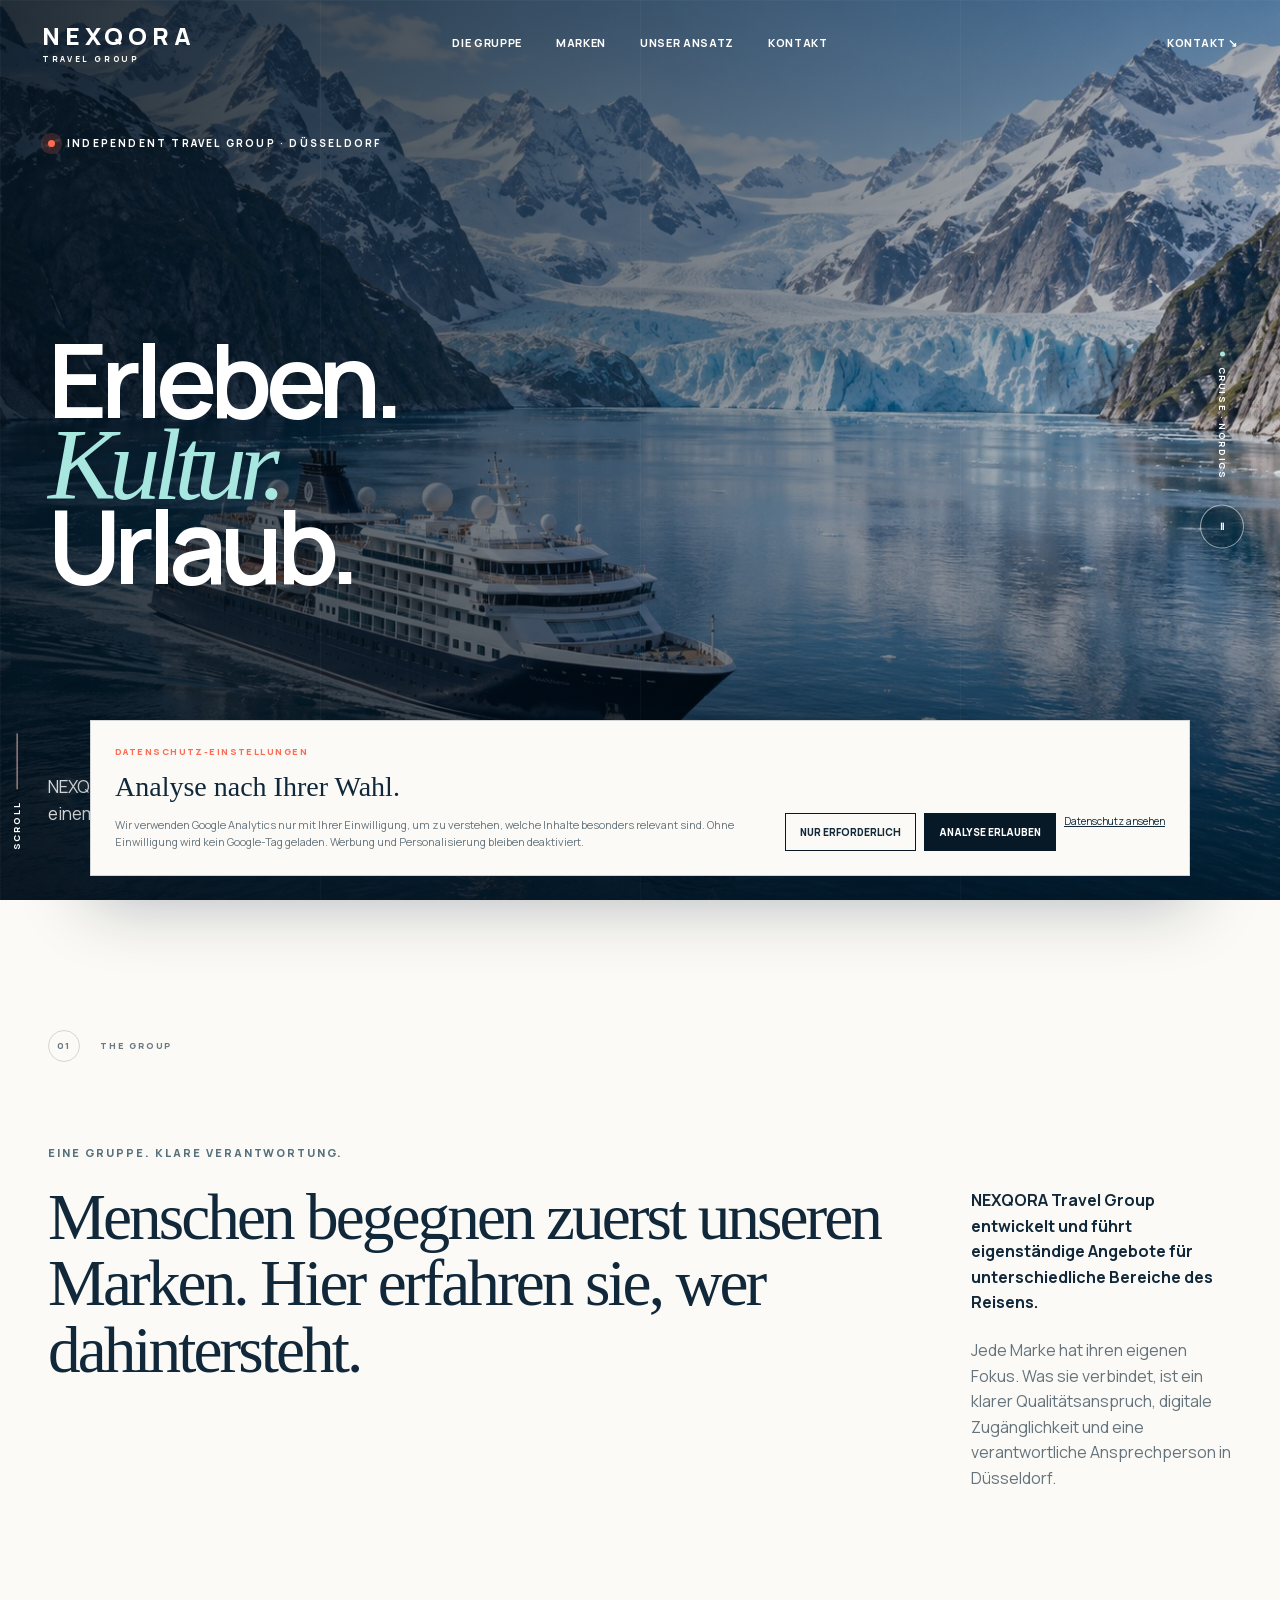
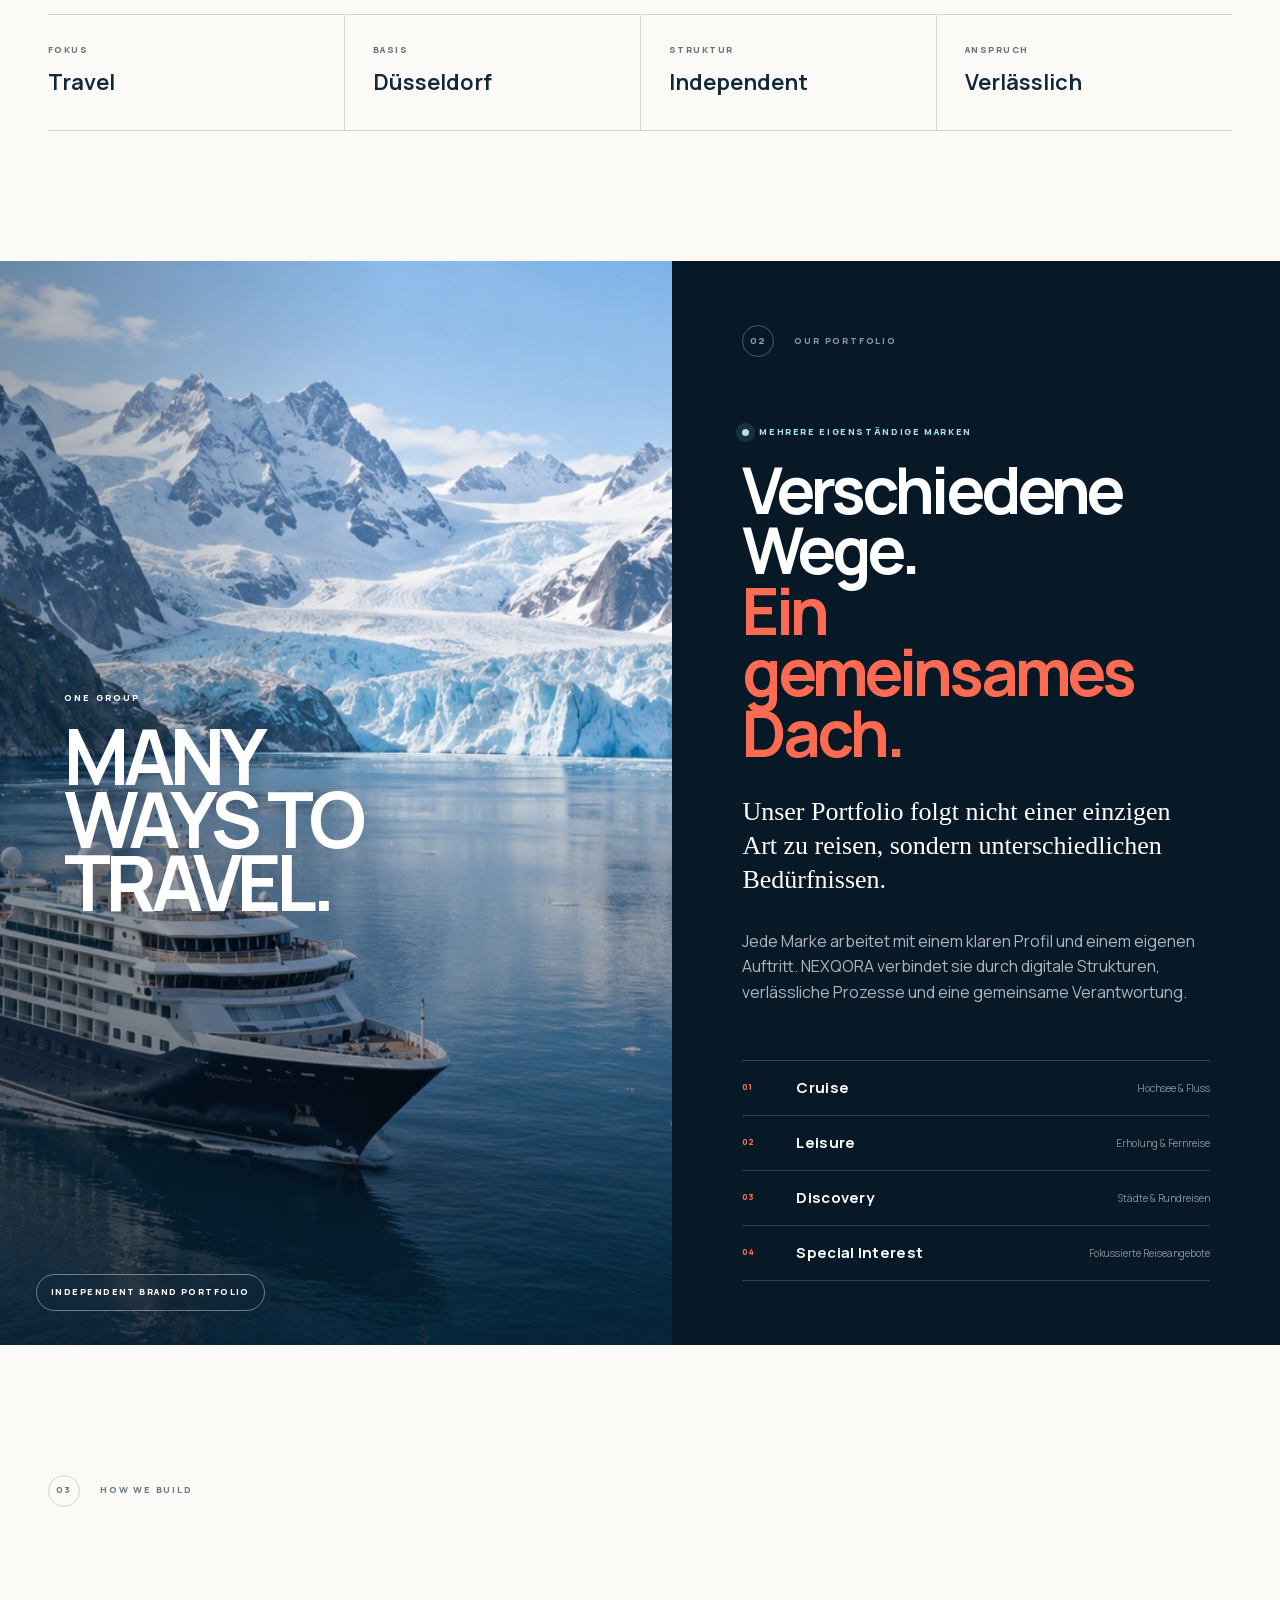
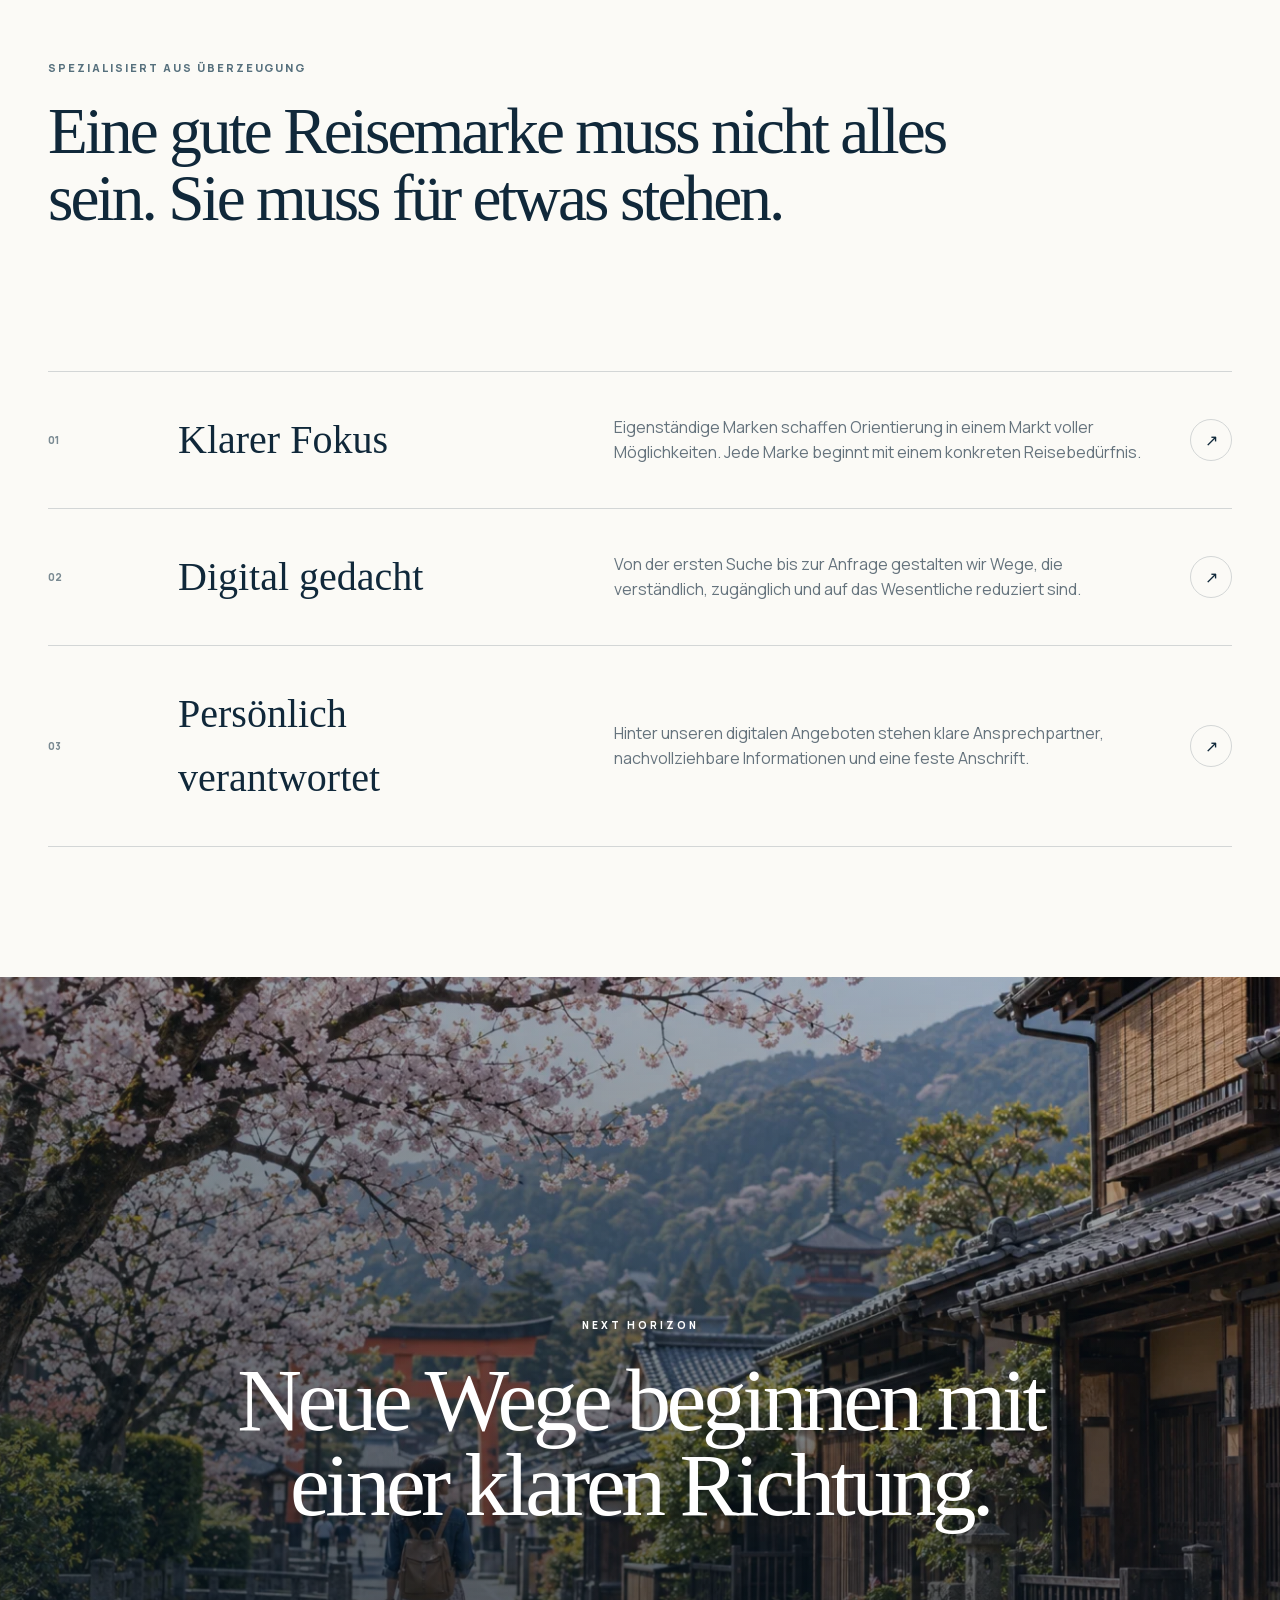
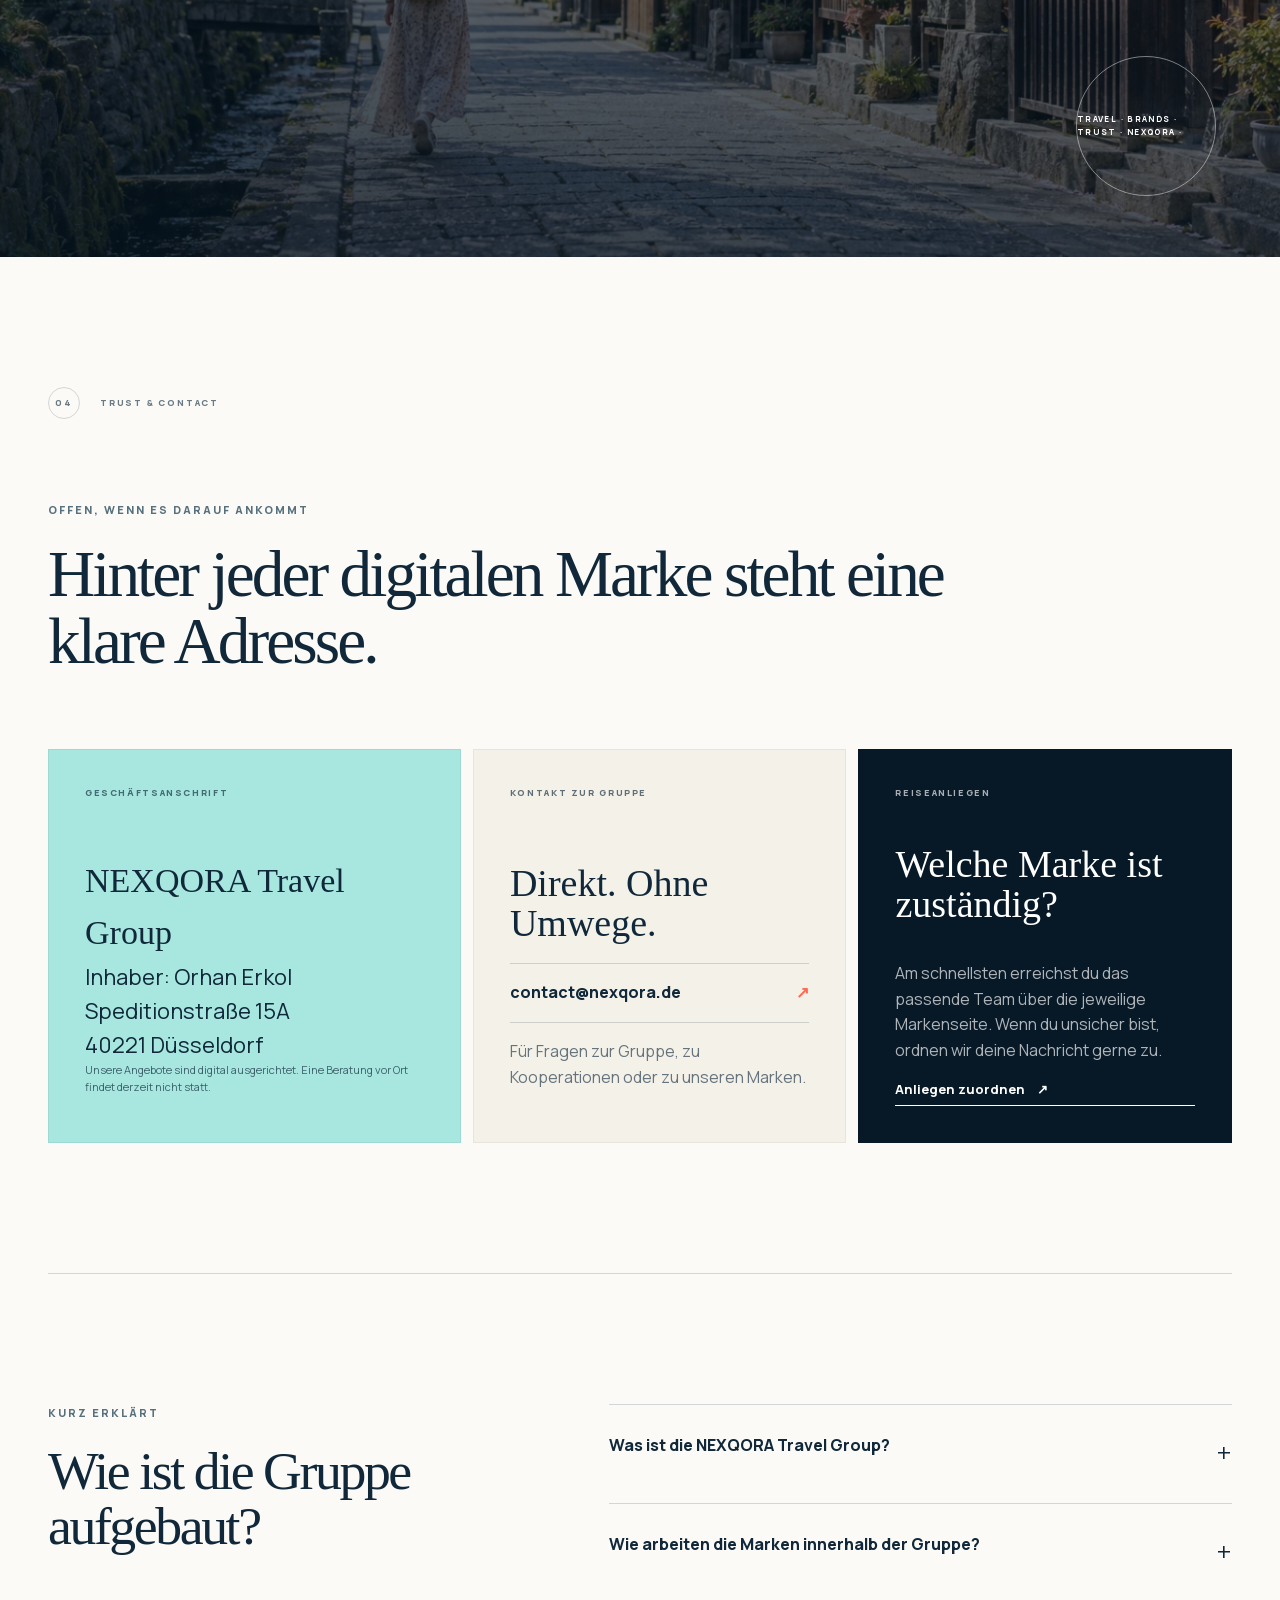
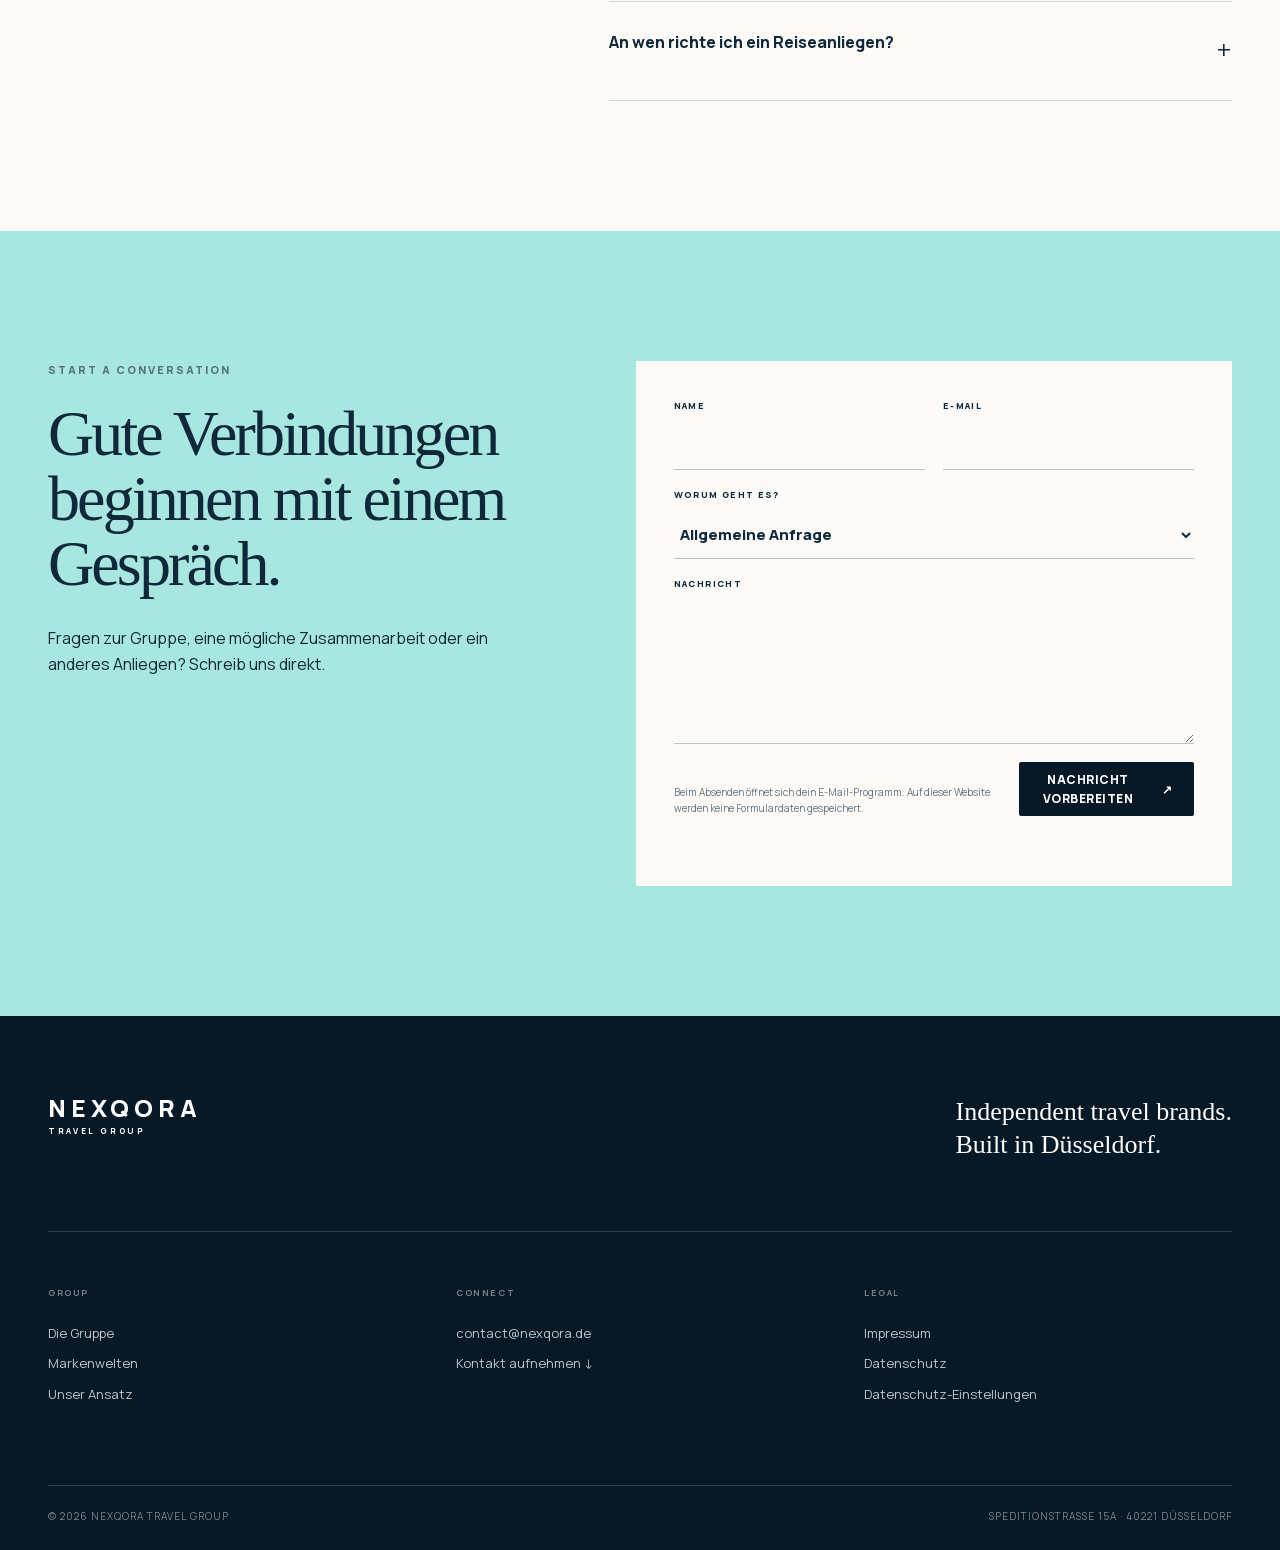
<file: index.html>
<!doctype html>
<html lang="de">
<head>
  <meta charset="utf-8">
  <meta name="viewport" content="width=device-width, initial-scale=1">
  <title>NEXQORA Travel Group | Erleben. Kultur. Urlaub.</title>
  <meta name="description" content="NEXQORA Travel Group bündelt eigenständige Reisemarken unter einem Dach – spezialisiert, digital aufgebaut und persönlich verantwortet aus Düsseldorf.">
  <meta name="robots" content="index,follow,max-image-preview:large">
  <meta name="theme-color" content="#071827">
  <link rel="canonical" href="https://nexqora.de/">
  <link rel="icon" href="favicon.ico" sizes="any">
  <link rel="icon" href="favicon.svg" type="image/svg+xml">
  <link rel="icon" href="favicon-48.png" type="image/png" sizes="48x48">
  <link rel="apple-touch-icon" href="apple-touch-icon.png" sizes="180x180">
  <link rel="manifest" href="site.webmanifest">
  <link rel="preload" href="assets/fonts/manrope-latin.woff2" as="font" type="font/woff2" crossorigin>
  <link rel="preload" href="assets/hero-norway.jpg" as="image" type="image/jpeg" fetchpriority="high">
  <link rel="stylesheet" href="styles.css?v=20261017-portfolio">
  <meta property="og:type" content="website">
  <meta property="og:locale" content="de_DE">
  <meta property="og:title" content="NEXQORA Travel Group">
  <meta property="og:description" content="Erleben. Kultur. Urlaub.">
  <meta property="og:url" content="https://nexqora.de/">
  <meta property="og:image" content="https://nexqora.de/assets/hero-norway.jpg">
  <meta name="twitter:card" content="summary_large_image">
  <script type="application/ld+json">
  {
    "@context": "https://schema.org",
    "@type": "Organization",
    "name": "NEXQORA Travel Group",
    "url": "https://nexqora.de/",
    "email": "contact@nexqora.de",
    "founder": {"@type": "Person", "name": "Orhan Erkol"},
    "address": {"@type": "PostalAddress", "streetAddress": "Speditionstraße 15A", "postalCode": "40221", "addressLocality": "Düsseldorf", "addressCountry": "DE"}
  }
  </script>
  <script defer src="analytics.js?v=20261017-portfolio"></script>
  <script defer src="script.js?v=20261017-portfolio"></script>
</head>
<body>
  <a class="skip-link" href="#main">Zum Inhalt springen</a>

  <header class="site-header" data-header>
    <a class="brand" href="#top" aria-label="NEXQORA Travel Group Startseite"><span class="brand-name">NEXQORA</span><span class="brand-sub">TRAVEL GROUP</span></a>
    <nav class="main-nav" id="main-nav" aria-label="Hauptnavigation"><a href="#group">Die Gruppe</a><a href="#brands">Marken</a><a href="#principles">Unser Ansatz</a><a href="#contact">Kontakt</a></nav>
    <div class="header-actions"><a class="header-link" href="#contact">Kontakt <span aria-hidden="true">↘</span></a><button class="menu-button" type="button" aria-controls="main-nav" aria-expanded="false" aria-label="Menü öffnen"><span></span><span></span></button></div>
    <div class="scroll-progress" aria-hidden="true"><span data-scroll-progress></span></div>
  </header>

  <main id="main">
    <section class="film-hero" id="top" aria-labelledby="hero-title">
      <div class="hero-media" aria-hidden="true"><video data-hero-video autoplay muted loop playsinline poster="assets/hero-norway.jpg"><source src="assets/nexqora-travel-group-film-v2.mp4" type="video/mp4"></video></div>
      <div class="hero-shade" aria-hidden="true"></div><div class="hero-grid" aria-hidden="true"></div>
      <div class="hero-content">
        <p class="hero-kicker"><span></span> Independent travel group · Düsseldorf</p>
        <h1 id="hero-title">Erleben.<br><em>Kultur.</em><br>Urlaub.</h1>
        <div class="hero-bottom"><p>NEXQORA Travel Group bündelt spezialisierte Reisemarken unter einem Dach. Digital im Zugang. Persönlich in der Verantwortung.</p><div class="hero-actions"><a class="button button--light" href="#group">Die Gruppe entdecken <span aria-hidden="true">↓</span></a><a class="text-link text-link--light" href="#brands">Markenwelten <span aria-hidden="true">↓</span></a></div></div>
      </div>
      <div class="film-meta"><p><span class="film-dot"></span><span data-scene-label>Cruise · Nordics</span></p><button class="film-control" type="button" data-video-toggle aria-label="Film pausieren"><span data-video-icon>Ⅱ</span><span data-video-label>Pause</span></button></div>
      <a class="hero-scroll" href="#group"><span>Scroll</span><i aria-hidden="true"></i></a>
    </section>

    <section class="group-section" id="group" aria-labelledby="group-title">
      <div class="section-index reveal"><span>01</span><span>The Group</span></div>
      <div class="group-intro reveal"><p class="eyebrow">Eine Gruppe. Klare Verantwortung.</p><h2 id="group-title">Menschen begegnen zuerst unseren Marken. Hier erfahren sie, wer dahintersteht.</h2></div>
      <div class="group-copy reveal"><p class="lead">NEXQORA Travel Group entwickelt und führt eigenständige Angebote für unterschiedliche Bereiche des Reisens.</p><p>Jede Marke hat ihren eigenen Fokus. Was sie verbindet, ist ein klarer Qualitätsanspruch, digitale Zugänglichkeit und eine verantwortliche Ansprechperson in Düsseldorf.</p></div>
      <dl class="fact-line reveal" aria-label="NEXQORA Travel Group auf einen Blick"><div><dt>Fokus</dt><dd>Travel</dd></div><div><dt>Basis</dt><dd>Düsseldorf</dd></div><div><dt>Struktur</dt><dd>Independent</dd></div><div><dt>Anspruch</dt><dd>Verlässlich</dd></div></dl>
    </section>

    <section class="brand-section" id="brands" aria-labelledby="brand-title">
      <div class="brand-visual reveal"><img src="assets/hero-norway.jpg" alt="Weite nordische Fjordlandschaft als Sinnbild für unterschiedliche Reisewege" width="1672" height="941" loading="lazy"><span class="brand-visual__label">Independent brand portfolio</span><div class="brand-visual__statement"><span>ONE GROUP</span><strong>MANY<br>WAYS TO<br>TRAVEL.</strong></div></div>
      <div class="brand-panel reveal"><div class="section-index section-index--light"><span>02</span><span>Our Portfolio</span></div><p class="brand-status"><span></span> Mehrere eigenständige Marken</p><h2 id="brand-title">Verschiedene Wege.<br><span>Ein gemeinsames Dach.</span></h2><p class="brand-lead">Unser Portfolio folgt nicht einer einzigen Art zu reisen, sondern unterschiedlichen Bedürfnissen.</p><p>Jede Marke arbeitet mit einem klaren Profil und einem eigenen Auftritt. NEXQORA verbindet sie durch digitale Strukturen, verlässliche Prozesse und eine gemeinsame Verantwortung.</p><ol class="portfolio-lines" aria-label="Reisewelten im Markenportfolio"><li><span>01</span><strong>Cruise</strong><small>Hochsee &amp; Fluss</small></li><li><span>02</span><strong>Leisure</strong><small>Erholung &amp; Fernreise</small></li><li><span>03</span><strong>Discovery</strong><small>Städte &amp; Rundreisen</small></li><li><span>04</span><strong>Special Interest</strong><small>Fokussierte Reiseangebote</small></li></ol></div>
    </section>

    <section class="principles-section" id="principles" aria-labelledby="principles-title">
      <div class="section-index reveal"><span>03</span><span>How we build</span></div>
      <div class="principles-heading reveal"><p class="eyebrow">Spezialisiert aus Überzeugung</p><h2 id="principles-title">Eine gute Reisemarke muss nicht alles sein. Sie muss für etwas stehen.</h2></div>
      <div class="principle-list">
        <article class="principle reveal"><span class="principle-no">01</span><div><h3>Klarer Fokus</h3><p>Eigenständige Marken schaffen Orientierung in einem Markt voller Möglichkeiten. Jede Marke beginnt mit einem konkreten Reisebedürfnis.</p></div><span class="principle-mark" aria-hidden="true">↗</span></article>
        <article class="principle reveal"><span class="principle-no">02</span><div><h3>Digital gedacht</h3><p>Von der ersten Suche bis zur Anfrage gestalten wir Wege, die verständlich, zugänglich und auf das Wesentliche reduziert sind.</p></div><span class="principle-mark" aria-hidden="true">↗</span></article>
        <article class="principle reveal"><span class="principle-no">03</span><div><h3>Persönlich verantwortet</h3><p>Hinter unseren digitalen Angeboten stehen klare Ansprechpartner, nachvollziehbare Informationen und eine feste Anschrift.</p></div><span class="principle-mark" aria-hidden="true">↗</span></article>
      </div>
    </section>

    <section class="statement-section" aria-label="Unser Anspruch"><div class="statement-media" aria-hidden="true"><img src="assets/travel-japan.webp" alt="" width="1440" height="960" loading="lazy"></div><div class="statement-overlay" aria-hidden="true"></div><div class="statement-copy reveal"><p>NEXT HORIZON</p><h2>Neue Wege beginnen mit einer klaren Richtung.</h2></div><div class="statement-orbit" aria-hidden="true"><span>TRAVEL · BRANDS · TRUST · NEXQORA · </span></div></section>

    <section class="trust-section" aria-labelledby="trust-title">
      <div class="section-index reveal"><span>04</span><span>Trust &amp; Contact</span></div>
      <div class="trust-heading reveal"><p class="eyebrow">Offen, wenn es darauf ankommt</p><h2 id="trust-title">Hinter jeder digitalen Marke steht eine klare Adresse.</h2></div>
      <div class="trust-grid">
        <article class="trust-card trust-card--address reveal"><p class="trust-card__label">Geschäftsanschrift</p><address><strong>NEXQORA Travel Group</strong><br>Inhaber: Orhan Erkol<br>Speditionstraße 15A<br>40221 Düsseldorf</address><p class="trust-note">Unsere Angebote sind digital ausgerichtet. Eine Beratung vor Ort findet derzeit nicht statt.</p></article>
        <article class="trust-card reveal"><p class="trust-card__label">Kontakt zur Gruppe</p><h3>Direkt. Ohne Umwege.</h3><a class="large-mail" href="mailto:contact@nexqora.de">contact@nexqora.de <span aria-hidden="true">↗</span></a><p>Für Fragen zur Gruppe, zu Kooperationen oder zu unseren Marken.</p></article>
        <article class="trust-card trust-card--navy reveal"><p class="trust-card__label">Reiseanliegen</p><h3>Welche Marke ist zuständig?</h3><p>Am schnellsten erreichst du das passende Team über die jeweilige Markenseite. Wenn du unsicher bist, ordnen wir deine Nachricht gerne zu.</p><a class="text-link text-link--light" href="mailto:contact@nexqora.de?subject=Anliegen%20zu%20einer%20Reisemarke">Anliegen zuordnen <span aria-hidden="true">↗</span></a></article>
      </div>
    </section>

    <section class="faq-section" aria-labelledby="faq-title"><div class="faq-heading reveal"><p class="eyebrow">Kurz erklärt</p><h2 id="faq-title">Wie ist die Gruppe aufgebaut?</h2></div><div class="faq-list reveal"><details><summary>Was ist die NEXQORA Travel Group?<span aria-hidden="true">+</span></summary><p>NEXQORA Travel Group ist die Dachmarke, unter der eigenständige Reisemarken entwickelt und geführt werden.</p></details><details><summary>Wie arbeiten die Marken innerhalb der Gruppe?<span aria-hidden="true">+</span></summary><p>Jede Marke besitzt einen eigenen Schwerpunkt und einen eigenständigen Marktauftritt. NEXQORA schafft den gemeinsamen organisatorischen und digitalen Rahmen.</p></details><details><summary>An wen richte ich ein Reiseanliegen?<span aria-hidden="true">+</span></summary><p>Beratung und Vermittlung erfolgen über die jeweilige Reisemarke. Wenn du nicht sicher bist, welche Marke zuständig ist, kannst du dein Anliegen an contact@nexqora.de senden.</p></details></div></section>

    <section class="contact-section" id="contact" aria-labelledby="contact-title">
      <div class="contact-heading reveal"><p class="eyebrow">Start a conversation</p><h2 id="contact-title">Gute Verbindungen beginnen mit einem Gespräch.</h2><p>Fragen zur Gruppe, eine mögliche Zusammenarbeit oder ein anderes Anliegen? Schreib uns direkt.</p></div>
      <form class="contact-form reveal" novalidate><div class="form-row"><label for="f-name">Name<input id="f-name" name="name" autocomplete="name" required></label><label for="f-email">E-Mail<input id="f-email" name="email" type="email" autocomplete="email" required></label></div><label for="f-topic">Worum geht es?<select id="f-topic" name="topic"><option>Allgemeine Anfrage</option><option>Marke &amp; Zusammenarbeit</option><option>Presse &amp; Medien</option><option>Anliegen zu einer Reisemarke</option></select></label><label for="f-message">Nachricht<textarea id="f-message" name="message" rows="5" required></textarea></label><div class="form-bottom"><p>Beim Absenden öffnet sich dein E-Mail-Programm. Auf dieser Website werden keine Formulardaten gespeichert.</p><button class="button button--dark" type="submit">Nachricht vorbereiten <span aria-hidden="true">↗</span></button></div><p class="form-status" role="status" aria-live="polite"></p></form>
    </section>
  </main>

  <footer class="site-footer"><div class="footer-top"><a class="brand brand--light" href="#top" aria-label="NEXQORA Travel Group Startseite"><span class="brand-name">NEXQORA</span><span class="brand-sub">TRAVEL GROUP</span></a><p>Independent travel brands.<br>Built in Düsseldorf.</p></div><div class="footer-links"><div><h2>Group</h2><a href="#group">Die Gruppe</a><a href="#brands">Markenwelten</a><a href="#principles">Unser Ansatz</a></div><div><h2>Connect</h2><a href="mailto:contact@nexqora.de">contact@nexqora.de</a><a href="#contact">Kontakt aufnehmen ↓</a></div><div><h2>Legal</h2><a href="impressum.html">Impressum</a><a href="datenschutz.html">Datenschutz</a><button type="button" class="consent-settings-button" data-consent-open>Cookie-Einstellungen</button></div></div><div class="footer-bottom"><p>© <span data-year></span> NEXQORA Travel Group</p><p>Speditionstraße 15A · 40221 Düsseldorf</p></div></footer>
</body>
</html>
</file>
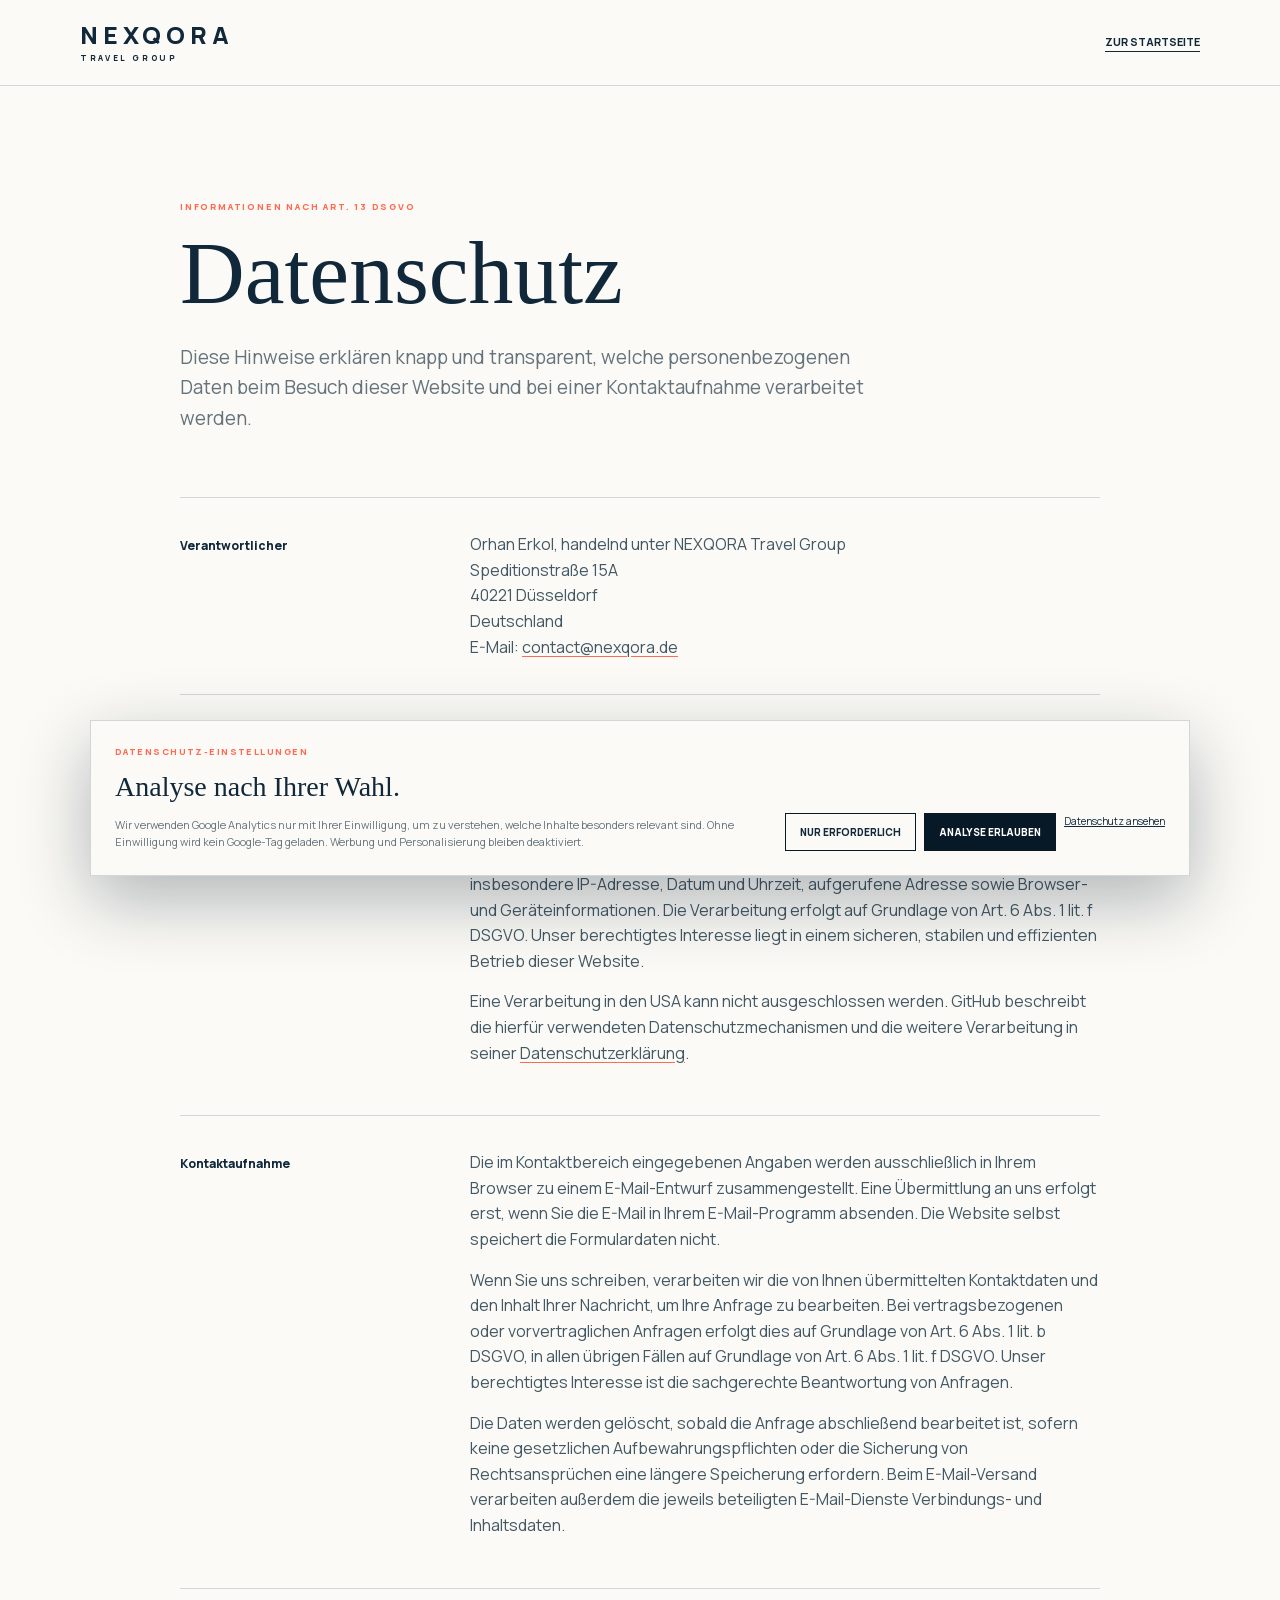
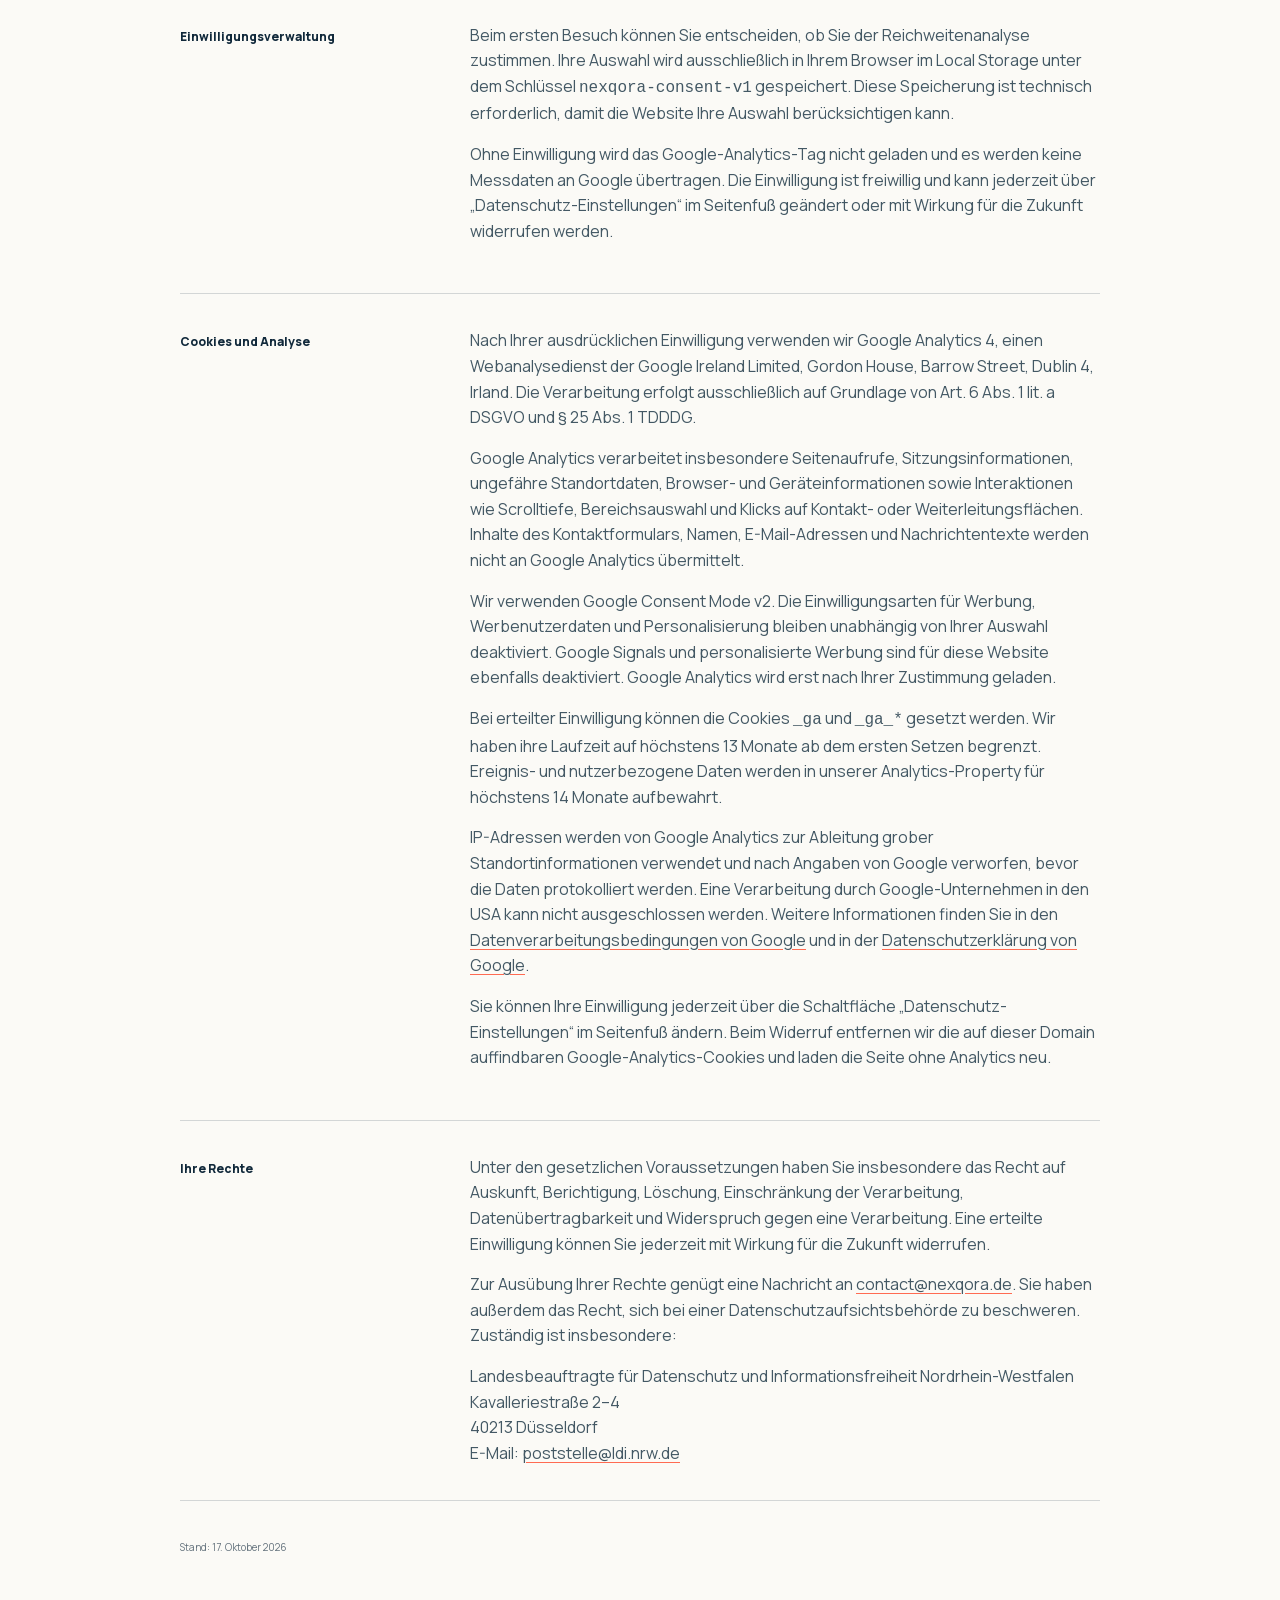
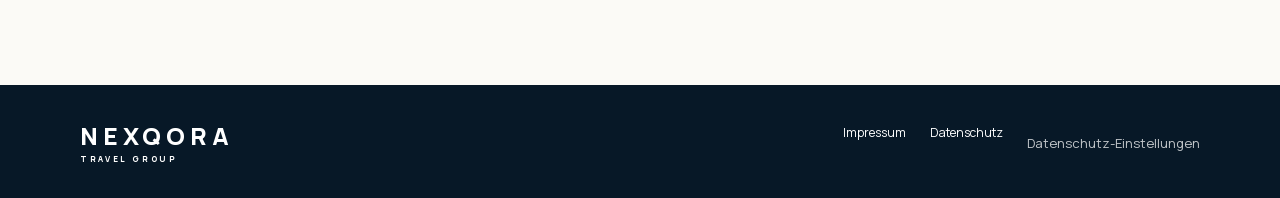
<file: datenschutz.html>
<!doctype html>
<html lang="de">
<head>
  <meta charset="utf-8">
  <meta name="viewport" content="width=device-width, initial-scale=1">
  <title>Datenschutz — NEXQORA Travel Group</title>
  <meta name="description" content="Datenschutzhinweise für den Internetauftritt der NEXQORA Travel Group.">
  <meta name="robots" content="index,follow">
  <meta name="theme-color" content="#F3F0E9">
  <link rel="canonical" href="https://nexqora.de/datenschutz.html">
  <link rel="icon" href="favicon.ico" sizes="any">
  <link rel="icon" href="favicon.svg" type="image/svg+xml">
  <link rel="icon" href="favicon-48.png" type="image/png" sizes="48x48">
  <link rel="apple-touch-icon" href="apple-touch-icon.png" sizes="180x180">
  <link rel="manifest" href="site.webmanifest">
  <link rel="stylesheet" href="styles.css?v=20261017-group-film">
  <script defer src="analytics.js?v=20261017-group-film"></script>
</head>
<body class="legal-page">
  <header class="legal-header">
    <a class="brand" href="index.html" aria-label="NEXQORA Travel Group Startseite"><span class="brand-name">NEXQORA</span><span class="brand-sub">TRAVEL GROUP</span></a>
    <a class="legal-back" href="index.html">Zur Startseite</a>
  </header>

  <main class="legal-main">
    <p class="legal-kicker">Informationen nach Art. 13 DSGVO</p>
    <h1>Datenschutz</h1>
    <p class="legal-intro">Diese Hinweise erklären knapp und transparent, welche personenbezogenen Daten beim Besuch dieser Website und bei einer Kontaktaufnahme verarbeitet werden.</p>

    <div class="legal-content">
      <section class="legal-section" aria-labelledby="controller-title">
        <h2 id="controller-title">Verantwortlicher</h2>
        <div class="legal-section-body">
          <address>
            Orhan Erkol, handelnd unter NEXQORA Travel Group<br>
            Speditionstraße 15A<br>
            40221 Düsseldorf<br>
            Deutschland<br>
            E-Mail: <a href="mailto:contact@nexqora.de">contact@nexqora.de</a>
          </address>
        </div>
      </section>

      <section class="legal-section" aria-labelledby="hosting-title">
        <h2 id="hosting-title">Hosting</h2>
        <div class="legal-section-body">
          <p>Diese Website wird als statische Website über GitHub Pages bereitgestellt. Anbieter ist GitHub, Inc., 88 Colin P. Kelly Jr. Street, San Francisco, CA 94107, USA; europäischer Ansprechpartner ist GitHub B.V., Prins Bernhardplein 200, 1097 JB Amsterdam, Niederlande.</p>
          <p>Beim Aufruf können technisch erforderliche Verbindungsdaten verarbeitet werden, insbesondere IP-Adresse, Datum und Uhrzeit, aufgerufene Adresse sowie Browser- und Geräteinformationen. Die Verarbeitung erfolgt auf Grundlage von Art. 6 Abs. 1 lit. f DSGVO. Unser berechtigtes Interesse liegt in einem sicheren, stabilen und effizienten Betrieb dieser Website.</p>
          <p>Eine Verarbeitung in den USA kann nicht ausgeschlossen werden. GitHub beschreibt die hierfür verwendeten Datenschutzmechanismen und die weitere Verarbeitung in seiner <a href="https://docs.github.com/de/site-policy/privacy-policies/github-general-privacy-statement">Datenschutzerklärung</a>.</p>
        </div>
      </section>

      <section class="legal-section" aria-labelledby="contact-privacy-title">
        <h2 id="contact-privacy-title">Kontaktaufnahme</h2>
        <div class="legal-section-body">
          <p>Die im Kontaktbereich eingegebenen Angaben werden ausschließlich in Ihrem Browser zu einem E-Mail-Entwurf zusammengestellt. Eine Übermittlung an uns erfolgt erst, wenn Sie die E-Mail in Ihrem E-Mail-Programm absenden. Die Website selbst speichert die Formulardaten nicht.</p>
          <p>Wenn Sie uns schreiben, verarbeiten wir die von Ihnen übermittelten Kontaktdaten und den Inhalt Ihrer Nachricht, um Ihre Anfrage zu bearbeiten. Bei vertragsbezogenen oder vorvertraglichen Anfragen erfolgt dies auf Grundlage von Art. 6 Abs. 1 lit. b DSGVO, in allen übrigen Fällen auf Grundlage von Art. 6 Abs. 1 lit. f DSGVO. Unser berechtigtes Interesse ist die sachgerechte Beantwortung von Anfragen.</p>
          <p>Die Daten werden gelöscht, sobald die Anfrage abschließend bearbeitet ist, sofern keine gesetzlichen Aufbewahrungspflichten oder die Sicherung von Rechtsansprüchen eine längere Speicherung erfordern. Beim E-Mail-Versand verarbeiten außerdem die jeweils beteiligten E-Mail-Dienste Verbindungs- und Inhaltsdaten.</p>
        </div>
      </section>

      <section class="legal-section" id="consent" aria-labelledby="consent-title-legal">
        <h2 id="consent-title-legal">Einwilligungsverwaltung</h2>
        <div class="legal-section-body">
          <p>Beim ersten Besuch können Sie entscheiden, ob Sie der Reichweitenanalyse zustimmen. Ihre Auswahl wird ausschließlich in Ihrem Browser im Local Storage unter dem Schlüssel <code>nexqora-consent-v1</code> gespeichert. Diese Speicherung ist technisch erforderlich, damit die Website Ihre Auswahl berücksichtigen kann.</p>
          <p>Ohne Einwilligung wird das Google-Analytics-Tag nicht geladen und es werden keine Messdaten an Google übertragen. Die Einwilligung ist freiwillig und kann jederzeit über „Datenschutz-Einstellungen“ im Seitenfuß geändert oder mit Wirkung für die Zukunft widerrufen werden.</p>
        </div>
      </section>

      <section class="legal-section" id="google-analytics" aria-labelledby="tracking-title">
        <h2 id="tracking-title">Cookies und Analyse</h2>
        <div class="legal-section-body">
          <p>Nach Ihrer ausdrücklichen Einwilligung verwenden wir Google Analytics 4, einen Webanalysedienst der Google Ireland Limited, Gordon House, Barrow Street, Dublin 4, Irland. Die Verarbeitung erfolgt ausschließlich auf Grundlage von Art. 6 Abs. 1 lit. a DSGVO und § 25 Abs. 1 TDDDG.</p>
          <p>Google Analytics verarbeitet insbesondere Seitenaufrufe, Sitzungsinformationen, ungefähre Standortdaten, Browser- und Geräteinformationen sowie Interaktionen wie Scrolltiefe, Bereichsauswahl und Klicks auf Kontakt- oder Weiterleitungsflächen. Inhalte des Kontaktformulars, Namen, E-Mail-Adressen und Nachrichtentexte werden nicht an Google Analytics übermittelt.</p>
          <p>Wir verwenden Google Consent Mode v2. Die Einwilligungsarten für Werbung, Werbenutzerdaten und Personalisierung bleiben unabhängig von Ihrer Auswahl deaktiviert. Google Signals und personalisierte Werbung sind für diese Website ebenfalls deaktiviert. Google Analytics wird erst nach Ihrer Zustimmung geladen.</p>
          <p>Bei erteilter Einwilligung können die Cookies <code>_ga</code> und <code>_ga_*</code> gesetzt werden. Wir haben ihre Laufzeit auf höchstens 13 Monate ab dem ersten Setzen begrenzt. Ereignis- und nutzerbezogene Daten werden in unserer Analytics-Property für höchstens 14 Monate aufbewahrt.</p>
          <p>IP-Adressen werden von Google Analytics zur Ableitung grober Standortinformationen verwendet und nach Angaben von Google verworfen, bevor die Daten protokolliert werden. Eine Verarbeitung durch Google-Unternehmen in den USA kann nicht ausgeschlossen werden. Weitere Informationen finden Sie in den <a href="https://business.safety.google/adsprocessorterms/">Datenverarbeitungsbedingungen von Google</a> und in der <a href="https://policies.google.com/privacy">Datenschutzerklärung von Google</a>.</p>
          <p>Sie können Ihre Einwilligung jederzeit über die Schaltfläche „Datenschutz-Einstellungen“ im Seitenfuß ändern. Beim Widerruf entfernen wir die auf dieser Domain auffindbaren Google-Analytics-Cookies und laden die Seite ohne Analytics neu.</p>
        </div>
      </section>

      <section class="legal-section" aria-labelledby="rights-title">
        <h2 id="rights-title">Ihre Rechte</h2>
        <div class="legal-section-body">
          <p>Unter den gesetzlichen Voraussetzungen haben Sie insbesondere das Recht auf Auskunft, Berichtigung, Löschung, Einschränkung der Verarbeitung, Datenübertragbarkeit und Widerspruch gegen eine Verarbeitung. Eine erteilte Einwilligung können Sie jederzeit mit Wirkung für die Zukunft widerrufen.</p>
          <p>Zur Ausübung Ihrer Rechte genügt eine Nachricht an <a href="mailto:contact@nexqora.de">contact@nexqora.de</a>. Sie haben außerdem das Recht, sich bei einer Datenschutzaufsichtsbehörde zu beschweren. Zuständig ist insbesondere:</p>
          <address>
            Landesbeauftragte für Datenschutz und Informationsfreiheit Nordrhein-Westfalen<br>
            Kavalleriestraße 2–4<br>
            40213 Düsseldorf<br>
            E-Mail: <a href="mailto:poststelle@ldi.nrw.de">poststelle@ldi.nrw.de</a>
          </address>
        </div>
      </section>
    </div>

    <p class="legal-updated">Stand: 17. Oktober 2026</p>
  </main>

  <footer class="legal-footer">
    <a class="brand brand--light" href="index.html" aria-label="NEXQORA Travel Group Startseite"><span class="brand-name">NEXQORA</span><span class="brand-sub">TRAVEL GROUP</span></a>
    <nav aria-label="Rechtliche Navigation"><a href="impressum.html">Impressum</a><a href="datenschutz.html" aria-current="page">Datenschutz</a></nav>
  </footer>
</body>
</html>
</file>
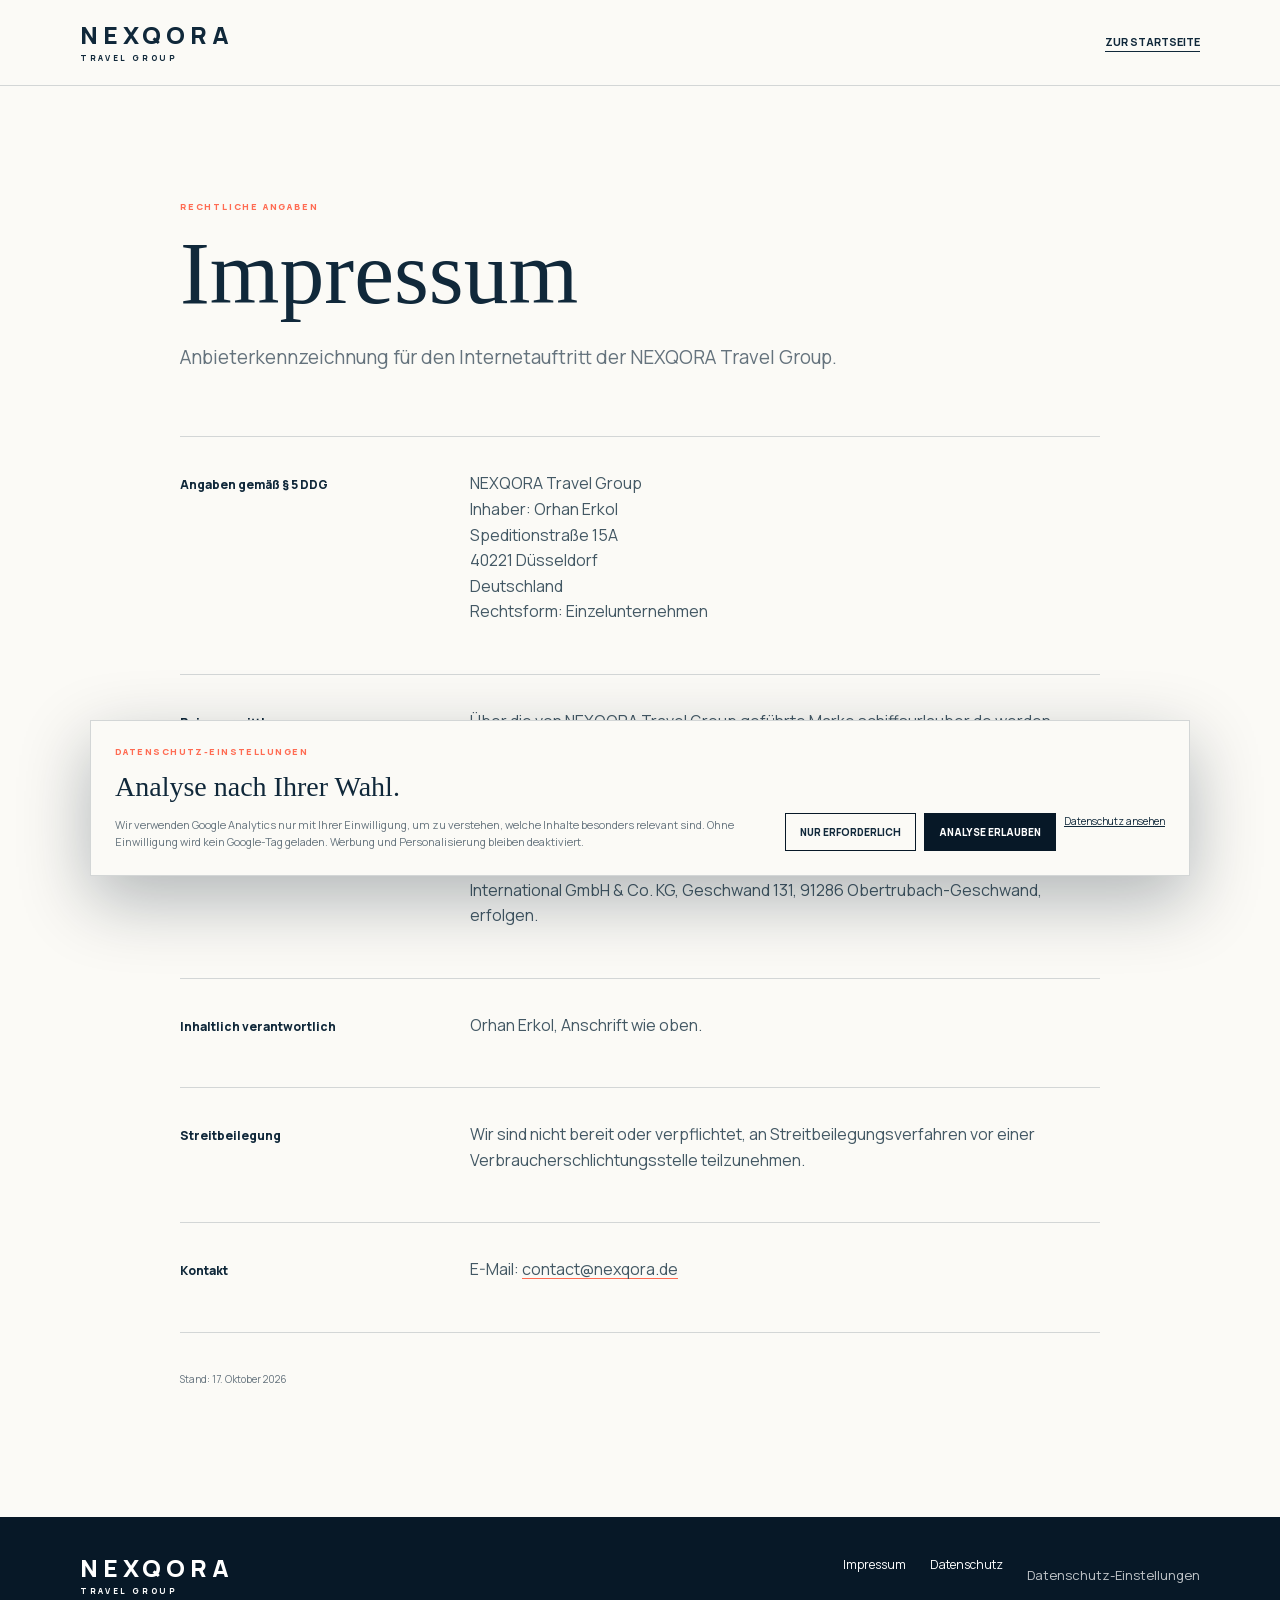
<file: impressum.html>
<!doctype html>
<html lang="de">
<head>
  <meta charset="utf-8">
  <meta name="viewport" content="width=device-width, initial-scale=1">
  <title>Impressum — NEXQORA Travel Group</title>
  <meta name="description" content="Impressum und Anbieterkennzeichnung der NEXQORA Travel Group.">
  <meta name="robots" content="index,follow">
  <meta name="theme-color" content="#F3F0E9">
  <link rel="canonical" href="https://nexqora.de/impressum.html">
  <link rel="icon" href="favicon.ico" sizes="any">
  <link rel="icon" href="favicon.svg" type="image/svg+xml">
  <link rel="icon" href="favicon-48.png" type="image/png" sizes="48x48">
  <link rel="apple-touch-icon" href="apple-touch-icon.png" sizes="180x180">
  <link rel="manifest" href="site.webmanifest">
  <link rel="stylesheet" href="styles.css?v=20261017-group-film">
  <script defer src="analytics.js?v=20261017-group-film"></script>
</head>
<body class="legal-page">
  <header class="legal-header">
    <a class="brand" href="index.html" aria-label="NEXQORA Travel Group Startseite"><span class="brand-name">NEXQORA</span><span class="brand-sub">TRAVEL GROUP</span></a>
    <a class="legal-back" href="index.html">Zur Startseite</a>
  </header>

  <main class="legal-main">
    <p class="legal-kicker">Rechtliche Angaben</p>
    <h1>Impressum</h1>
    <p class="legal-intro">Anbieterkennzeichnung für den Internetauftritt der NEXQORA Travel Group.</p>

    <div class="legal-content">
      <section class="legal-section" aria-labelledby="provider-title">
        <h2 id="provider-title">Angaben gemäß § 5 DDG</h2>
        <div class="legal-section-body">
          <address>
            NEXQORA Travel Group<br>
            Inhaber: Orhan Erkol<br>
            Speditionstraße 15A<br>
            40221 Düsseldorf<br>
            Deutschland
          </address>
          <p>Rechtsform: Einzelunternehmen</p>
        </div>
      </section>

      <section class="legal-section" aria-labelledby="mediation-title">
        <h2 id="mediation-title">Reisevermittlung</h2>
        <div class="legal-section-body">
          <p>Über die von NEXQORA Travel Group geführte Marke schiffsurlauber.de werden Reiseleistungen Dritter im Namen und auf Rechnung des jeweiligen Veranstalters beziehungsweise Leistungsträgers vermittelt. NEXQORA Travel Group ist kein Reiseveranstalter. Vertragspartner für die vermittelte Reiseleistung ist der im Angebot genannte Veranstalter oder Leistungsträger.</p>
          <p>Die technische Kreuzfahrtsuche und -buchung kann über die Schmetterling International GmbH &amp; Co. KG, Geschwand 131, 91286 Obertrubach-Geschwand, erfolgen.</p>
        </div>
      </section>

      <section class="legal-section" aria-labelledby="responsibility-title">
        <h2 id="responsibility-title">Inhaltlich verantwortlich</h2>
        <div class="legal-section-body"><p>Orhan Erkol, Anschrift wie oben.</p></div>
      </section>

      <section class="legal-section" aria-labelledby="dispute-title">
        <h2 id="dispute-title">Streitbeilegung</h2>
        <div class="legal-section-body"><p>Wir sind nicht bereit oder verpflichtet, an Streitbeilegungsverfahren vor einer Verbraucherschlichtungsstelle teilzunehmen.</p></div>
      </section>

      <section class="legal-section" aria-labelledby="contact-legal-title">
        <h2 id="contact-legal-title">Kontakt</h2>
        <div class="legal-section-body">
          <p>E-Mail: <a href="mailto:contact@nexqora.de">contact@nexqora.de</a></p>
        </div>
      </section>
    </div>

    <p class="legal-updated">Stand: 17. Oktober 2026</p>
  </main>

  <footer class="legal-footer">
    <a class="brand brand--light" href="index.html" aria-label="NEXQORA Travel Group Startseite"><span class="brand-name">NEXQORA</span><span class="brand-sub">TRAVEL GROUP</span></a>
    <nav aria-label="Rechtliche Navigation"><a href="impressum.html" aria-current="page">Impressum</a><a href="datenschutz.html">Datenschutz</a></nav>
  </footer>
</body>
</html>
</file>
<file: styles.css>
@font-face{font-family:Manrope;src:url("assets/fonts/manrope-latin.woff2") format("woff2");font-style:normal;font-weight:200 800;font-display:swap}

:root{
  --navy:#071827;
  --navy-2:#0c2539;
  --ink:#10283a;
  --ivory:#f4f1e9;
  --paper:#fbfaf6;
  --white:#fff;
  --coral:#ff6b52;
  --aqua:#a7e7df;
  --line:rgba(16,40,58,.17);
  --muted:#65737d;
  --sans:Manrope,Arial,sans-serif;
  --serif:Georgia,"Times New Roman",serif;
  --wrap:min(1280px,calc(100% - 96px));
}

*{box-sizing:border-box}
html{scroll-behavior:smooth;scroll-padding-top:84px}
body{margin:0;background:var(--paper);color:var(--ink);font-family:var(--sans);font-size:16px;line-height:1.6;-webkit-font-smoothing:antialiased}
body.menu-open{overflow:hidden}
a{color:inherit;text-decoration:none}
button,input,select,textarea{font:inherit;color:inherit}
img,video{display:block;max-width:100%}
address{font-style:normal}
.skip-link{position:fixed;z-index:200;left:16px;top:12px;background:var(--white);color:var(--navy);padding:10px 16px;transform:translateY(-150%);transition:transform .2s}
.skip-link:focus{transform:none}
.eyebrow{margin:0 0 22px;font-size:11px;font-weight:800;letter-spacing:.18em;text-transform:uppercase;color:#56707d}
.button{display:inline-flex;align-items:center;justify-content:space-between;gap:26px;min-height:54px;padding:0 22px;border:0;border-radius:2px;font-size:12px;font-weight:800;letter-spacing:.04em;text-transform:uppercase;cursor:pointer;transition:transform .25s,background .25s,color .25s}
.button:hover{transform:translateY(-2px)}
.button--light{background:var(--white);color:var(--navy)}
.button--light:hover{background:var(--aqua)}
.button--coral{background:var(--coral);color:var(--navy)}
.button--coral:hover{background:#ff806a}
.button--dark{background:var(--navy);color:var(--white)}
.text-link{display:inline-flex;align-items:center;gap:12px;padding-bottom:5px;border-bottom:1px solid currentColor;font-size:13px;font-weight:750}
.text-link span{transition:transform .2s}.text-link:hover span{transform:translate(3px,-3px)}
.text-link--light{color:var(--white)}

/* Header */
.site-header{position:fixed;z-index:80;top:0;left:0;right:0;height:86px;padding:0 42px;display:grid;grid-template-columns:1fr auto 1fr;align-items:center;color:var(--white);transition:height .35s,background .35s,color .35s,box-shadow .35s}
.site-header.is-sticky{height:72px;background:rgba(251,250,246,.94);color:var(--navy);box-shadow:0 1px rgba(7,24,39,.1);backdrop-filter:blur(16px)}
.brand{display:inline-flex;flex-direction:column;width:max-content;line-height:1}
.brand-name{font-size:24px;font-weight:800;letter-spacing:.2em}
.brand-sub{margin-top:7px;font-size:8px;font-weight:750;letter-spacing:.33em}
.main-nav{display:flex;align-items:center;gap:34px}
.main-nav a{position:relative;font-size:11px;font-weight:750;letter-spacing:.06em;text-transform:uppercase}
.main-nav a::after{content:"";position:absolute;left:0;right:100%;bottom:-7px;height:1px;background:currentColor;transition:right .25s}
.main-nav a:hover::after{right:0}
.header-actions{justify-self:end;display:flex;align-items:center;gap:22px}
.header-link{font-size:11px;font-weight:750;letter-spacing:.05em;text-transform:uppercase}
.menu-button{display:none;width:42px;height:42px;border:1px solid currentColor;border-radius:50%;background:transparent;padding:0;place-items:center;cursor:pointer}
.menu-button span{display:block;width:16px;height:1px;background:currentColor;grid-area:1/1;transition:transform .25s}.menu-button span:first-child{transform:translateY(-3px)}.menu-button span:last-child{transform:translateY(3px)}
.menu-button[aria-expanded="true"] span:first-child{transform:rotate(45deg)}.menu-button[aria-expanded="true"] span:last-child{transform:rotate(-45deg)}
.scroll-progress{position:absolute;left:0;right:0;bottom:0;height:2px;overflow:hidden}.scroll-progress span{display:block;width:100%;height:100%;background:var(--coral);transform:scaleX(0);transform-origin:left}

/* Hero film */
.film-hero{position:relative;min-height:100svh;height:100svh;color:var(--white);overflow:hidden;background:var(--navy)}
.hero-media,.hero-shade,.hero-grid{position:absolute;inset:0}
.hero-media video{width:100%;height:100%;object-fit:cover;transform:scale(1.012)}
.hero-shade{background:linear-gradient(90deg,rgba(2,15,26,.82) 0%,rgba(2,15,26,.48) 46%,rgba(2,15,26,.1) 100%),linear-gradient(0deg,rgba(2,15,26,.72) 0%,transparent 42%,rgba(2,15,26,.28) 100%)}
.hero-grid{background-image:linear-gradient(rgba(255,255,255,.08) 1px,transparent 1px),linear-gradient(90deg,rgba(255,255,255,.08) 1px,transparent 1px);background-size:25% 100%,25% 100%;opacity:.42}
.hero-content{position:relative;z-index:2;width:var(--wrap);height:100%;margin:auto;padding:clamp(125px,15vh,170px) 0 72px;display:flex;flex-direction:column;justify-content:space-between}
.hero-kicker{margin:0;font-size:10px;font-weight:750;letter-spacing:.22em;text-transform:uppercase;display:flex;align-items:center;gap:12px}
.hero-kicker span{width:7px;height:7px;border-radius:50%;background:var(--coral);box-shadow:0 0 0 7px rgba(255,107,82,.18)}
.hero-content h1{margin:0;max-width:980px;font-size:clamp(70px,8vw,132px);font-weight:650;letter-spacing:-.065em;line-height:.79;text-wrap:balance}
.hero-content h1 em{font-family:var(--serif);font-weight:400;color:var(--aqua);letter-spacing:-.07em}
.hero-bottom{display:grid;grid-template-columns:minmax(320px,530px) 1fr;align-items:end;gap:90px}
.hero-bottom>p{margin:0;font-size:clamp(16px,1.35vw,20px);line-height:1.55;color:rgba(255,255,255,.86)}
.hero-actions{display:flex;align-items:center;gap:28px;justify-self:start}
.film-meta{position:absolute;z-index:3;top:50%;right:36px;transform:translateY(-50%);writing-mode:vertical-rl;display:flex;align-items:center;gap:25px;font-size:9px;font-weight:750;letter-spacing:.18em;text-transform:uppercase}
.film-meta p{display:flex;align-items:center;gap:10px;margin:0}.film-dot{width:5px;height:5px;border-radius:50%;background:var(--aqua)}
.film-control{writing-mode:horizontal-tb;display:grid;place-items:center;width:44px;height:44px;border:1px solid rgba(255,255,255,.55);border-radius:50%;background:rgba(7,24,39,.25);color:var(--white);cursor:pointer}.film-control [data-video-label]{position:absolute;clip:rect(0 0 0 0)}
.hero-scroll{position:absolute;z-index:3;left:24px;bottom:50px;display:flex;align-items:center;gap:12px;transform:rotate(-90deg);transform-origin:left bottom;font-size:9px;font-weight:750;letter-spacing:.2em;text-transform:uppercase}.hero-scroll i{display:block;width:56px;height:1px;background:rgba(255,255,255,.6);position:relative;overflow:hidden}.hero-scroll i::after{content:"";position:absolute;inset:0;background:var(--coral);animation:scroll-line 2s ease-in-out infinite}
@keyframes scroll-line{0%{transform:translateX(-100%)}50%,100%{transform:translateX(100%)}}

/* Shared */
.group-section,.principles-section,.trust-section,.faq-section,.contact-section{width:var(--wrap);margin:0 auto;padding:130px 0}
.section-index{display:flex;align-items:center;gap:20px;margin-bottom:82px;font-size:9px;font-weight:800;letter-spacing:.2em;text-transform:uppercase;color:#6a7a84}.section-index span:first-child{display:grid;place-items:center;width:32px;height:32px;border:1px solid var(--line);border-radius:50%}
.section-index--light{color:rgba(255,255,255,.55)}.section-index--light span:first-child{border-color:rgba(255,255,255,.28)}
.reveal{opacity:0;transform:translateY(24px);transition:opacity .75s ease,transform .75s ease}.reveal.is-visible{opacity:1;transform:none}

/* Group */
.group-section{display:grid;grid-template-columns:1fr 2fr 1fr;column-gap:70px}
.group-section>.section-index{grid-column:1/-1}
.group-intro{grid-column:1/3}.group-intro h2,.principles-heading h2,.trust-heading h2,.faq-heading h2,.contact-heading h2{margin:0;font-family:var(--serif);font-size:clamp(48px,5.1vw,80px);font-weight:400;letter-spacing:-.045em;line-height:1.02}
.group-copy{grid-column:3;padding-top:44px;color:var(--muted)}.group-copy p{margin:0 0 22px}.group-copy .lead{font-weight:700;color:var(--ink)}
.fact-line{grid-column:1/-1;display:grid;grid-template-columns:repeat(4,1fr);margin:100px 0 0;border-top:1px solid var(--line);border-bottom:1px solid var(--line)}.fact-line div{padding:28px 0 30px}.fact-line div+div{border-left:1px solid var(--line);padding-left:28px}.fact-line dt{font-size:9px;font-weight:800;letter-spacing:.16em;text-transform:uppercase;color:var(--muted)}.fact-line dd{margin:8px 0 0;font-size:22px;font-weight:650}

/* Brand */
.brand-section{display:grid;grid-template-columns:1.05fr .95fr;min-height:900px;background:var(--navy);color:var(--white)}
.brand-visual{position:relative;overflow:hidden;min-height:900px}.brand-visual::after{content:"";position:absolute;inset:0;background:linear-gradient(0deg,rgba(7,24,39,.76),transparent 56%),linear-gradient(90deg,rgba(7,24,39,.36),transparent 58%)}.brand-visual img{width:100%;height:100%;object-fit:cover;transition:transform 1.2s ease}.brand-section:hover .brand-visual img{transform:scale(1.035)}
.brand-visual__label{position:absolute;z-index:2;left:36px;bottom:34px;padding:10px 14px;border:1px solid rgba(255,255,255,.4);border-radius:999px;font-size:9px;font-weight:800;letter-spacing:.16em;text-transform:uppercase;backdrop-filter:blur(8px)}
.brand-visual__statement{position:absolute;z-index:2;left:clamp(34px,5vw,76px);top:50%;transform:translateY(-50%);display:flex;flex-direction:column;gap:20px}.brand-visual__statement span{font-size:9px;font-weight:800;letter-spacing:.24em}.brand-visual__statement strong{font-size:clamp(58px,6vw,104px);line-height:.82;letter-spacing:-.065em;text-shadow:0 8px 35px rgba(3,16,28,.25)}
.brand-panel{padding:64px clamp(42px,5.5vw,92px);display:flex;flex-direction:column;justify-content:center}.brand-panel .section-index{margin-bottom:68px}.brand-status{display:flex;align-items:center;gap:10px;margin:0 0 20px;font-size:9px;font-weight:800;letter-spacing:.18em;text-transform:uppercase;color:var(--aqua)}.brand-status span{width:7px;height:7px;border-radius:50%;background:var(--aqua);box-shadow:0 0 0 6px rgba(167,231,223,.12)}
.brand-panel h2{margin:0;font-size:clamp(48px,5vw,76px);line-height:.95;letter-spacing:-.06em}.brand-panel h2 span{color:var(--coral)}
.brand-lead{max-width:620px;margin:32px 0 16px;font-family:var(--serif);font-size:26px;line-height:1.3}.brand-panel>p:not(.brand-status,.brand-lead){max-width:590px;color:rgba(255,255,255,.68)}
.portfolio-lines{margin:38px 0 0;padding:0;border-top:1px solid rgba(255,255,255,.2);list-style:none}.portfolio-lines li{display:grid;grid-template-columns:36px minmax(125px,1fr) auto;gap:18px;align-items:center;padding:15px 0;border-bottom:1px solid rgba(255,255,255,.16);transition:padding .25s,background .25s}.portfolio-lines li:hover{padding-left:10px;background:rgba(167,231,223,.06)}.portfolio-lines span{font-size:8px;font-weight:800;color:var(--coral)}.portfolio-lines strong{font-size:15px;letter-spacing:.02em}.portfolio-lines small{color:rgba(255,255,255,.52);font-size:10px;text-align:right}

/* Principles */
.principles-section{display:grid;grid-template-columns:1fr 2fr;gap:70px}.principles-section>.section-index{grid-column:1/-1}.principles-heading{grid-column:1/-1;max-width:1000px;margin-bottom:70px}.principle-list{grid-column:1/-1;border-top:1px solid var(--line)}
.principle{display:grid;grid-template-columns:100px 1fr 50px;gap:30px;align-items:center;padding:36px 0;border-bottom:1px solid var(--line);transition:padding .3s,background .3s}.principle:hover{padding-left:18px;background:rgba(167,231,223,.12)}.principle-no{font-size:10px;font-weight:800;color:#7a8a92}.principle>div{display:grid;grid-template-columns:minmax(240px,.7fr) 1fr;gap:60px;align-items:center}.principle h3{margin:0;font-family:var(--serif);font-size:40px;font-weight:400}.principle p{margin:0;max-width:600px;color:var(--muted)}.principle-mark{justify-self:end;display:grid;place-items:center;width:42px;height:42px;border:1px solid var(--line);border-radius:50%;transition:transform .3s,background .3s}.principle:hover .principle-mark{transform:rotate(45deg);background:var(--coral)}

/* Statement */
.statement-section{position:relative;height:min(82vw,880px);min-height:650px;overflow:hidden;color:var(--white);display:grid;place-items:center}.statement-media,.statement-overlay{position:absolute;inset:0}.statement-media img{width:100%;height:100%;object-fit:cover;transform:scale(1.06)}.statement-overlay{background:linear-gradient(0deg,rgba(5,20,32,.74),rgba(5,20,32,.18)),linear-gradient(90deg,rgba(5,20,32,.35),transparent)}
.statement-copy{position:relative;z-index:2;width:min(920px,80%);text-align:center}.statement-copy p{font-size:10px;font-weight:800;letter-spacing:.3em}.statement-copy h2{margin:24px 0 0;font-family:var(--serif);font-size:clamp(55px,7vw,104px);font-weight:400;letter-spacing:-.05em;line-height:.95}
.statement-orbit{position:absolute;z-index:2;right:5%;bottom:7%;width:140px;height:140px;border:1px solid rgba(255,255,255,.45);border-radius:50%;display:grid;place-items:center}.statement-orbit span{font-size:8px;font-weight:750;letter-spacing:.17em;text-transform:uppercase;animation:orbit 12s linear infinite}@keyframes orbit{to{transform:rotate(360deg)}}

/* Trust */
.trust-heading{max-width:980px;margin-bottom:75px}.trust-grid{display:grid;grid-template-columns:1.05fr .95fr .95fr;gap:12px}.trust-card{min-height:380px;padding:36px;background:var(--ivory);border:1px solid rgba(7,24,39,.06);display:flex;flex-direction:column}.trust-card--address{background:var(--aqua)}.trust-card--navy{background:var(--navy);color:var(--white)}
.trust-card__label{margin:0 0 auto;font-size:9px;font-weight:800;letter-spacing:.18em;text-transform:uppercase;opacity:.65}.trust-card address{margin:54px 0 0;font-size:22px;line-height:1.55}.trust-card address strong{font-family:var(--serif);font-size:34px;font-weight:400}.trust-card h3{margin:auto 0 20px;font-family:var(--serif);font-size:38px;font-weight:400;line-height:1.05}.trust-card>p:not(.trust-card__label,.trust-note){color:var(--muted)}.trust-card--navy>p:not(.trust-card__label){color:rgba(255,255,255,.68)}.trust-note{margin-top:auto;font-size:11px;line-height:1.5;opacity:.7}.large-mail{display:flex;justify-content:space-between;align-items:center;padding:16px 0;border-top:1px solid var(--line);border-bottom:1px solid var(--line);font-weight:750;word-break:break-word}.large-mail span{color:var(--coral)}

/* FAQ */
.faq-section{display:grid;grid-template-columns:.85fr 1.15fr;gap:100px;border-top:1px solid var(--line)}.faq-heading h2{font-size:clamp(44px,4.2vw,66px)}.faq-list{border-top:1px solid var(--line)}.faq-list details{border-bottom:1px solid var(--line)}.faq-list summary{list-style:none;display:flex;justify-content:space-between;gap:24px;padding:28px 0;font-weight:750;cursor:pointer}.faq-list summary::-webkit-details-marker{display:none}.faq-list summary span{font-size:26px;font-weight:300;transition:transform .25s}.faq-list details[open] summary span{transform:rotate(45deg)}.faq-list details p{margin:-5px 60px 30px 0;color:var(--muted)}

/* Contact */
.contact-section{display:grid;grid-template-columns:.9fr 1.1fr;gap:100px;background:var(--aqua);width:100%;padding:130px max(48px,calc((100% - 1280px)/2))}.contact-heading h2{font-size:clamp(49px,5vw,78px)}.contact-heading>p:last-child{max-width:520px;margin-top:30px}.contact-form{background:var(--paper);padding:38px}.form-row{display:grid;grid-template-columns:1fr 1fr;gap:18px}.contact-form label{display:block;margin-bottom:18px;font-size:9px;font-weight:800;letter-spacing:.15em;text-transform:uppercase}.contact-form input,.contact-form select,.contact-form textarea{display:block;width:100%;margin-top:8px;border:0;border-bottom:1px solid rgba(7,24,39,.25);border-radius:0;background:transparent;padding:12px 2px;font-size:15px;letter-spacing:0;text-transform:none;outline:none}.contact-form textarea{resize:vertical;min-height:110px}.contact-form input:focus,.contact-form select:focus,.contact-form textarea:focus{border-color:var(--coral);box-shadow:0 1px var(--coral)}.contact-form .field-error{border-color:#b42525}.form-bottom{display:flex;align-items:flex-end;justify-content:space-between;gap:28px;margin-top:12px}.form-bottom p{max-width:340px;margin:0;font-size:10px;color:var(--muted)}.form-status{min-height:20px;margin:12px 0 0;font-size:11px;font-weight:700;color:#9b1f1f}

/* Footer */
.site-footer{background:var(--navy);color:var(--white);padding:80px max(48px,calc((100% - 1280px)/2)) 26px}.brand--light{color:var(--white)}.footer-top{display:flex;justify-content:space-between;align-items:flex-start;padding-bottom:70px;border-bottom:1px solid rgba(255,255,255,.16)}.footer-top>p{margin:0;font-family:var(--serif);font-size:26px;line-height:1.25}.footer-links{display:grid;grid-template-columns:repeat(3,1fr);gap:40px;padding:54px 0 70px}.footer-links h2{margin:0 0 22px;font-size:9px;letter-spacing:.18em;text-transform:uppercase;color:rgba(255,255,255,.45)}.footer-links a,.consent-settings-button{display:block;width:max-content;margin:10px 0;color:rgba(255,255,255,.75);font-size:13px}.footer-links a:hover,.consent-settings-button:hover{color:var(--white)}.consent-settings-button{appearance:none;border:0;padding:0;background:transparent;text-align:left;cursor:pointer}.footer-bottom{display:flex;justify-content:space-between;padding-top:22px;border-top:1px solid rgba(255,255,255,.16);font-size:10px;color:rgba(255,255,255,.48);text-transform:uppercase;letter-spacing:.1em}.footer-bottom p{margin:0}

/* Consent */
.consent-banner{position:fixed;z-index:150;left:24px;right:24px;bottom:24px;background:var(--paper);color:var(--ink);border:1px solid var(--line);box-shadow:0 24px 70px rgba(7,24,39,.3);padding:24px;display:grid;grid-template-columns:1fr auto;align-items:end;gap:28px;max-width:1100px;margin:auto}.consent-banner[hidden]{display:none}.consent-banner__label{color:var(--coral);font-size:9px;font-weight:800;letter-spacing:.16em;text-transform:uppercase;margin:0 0 6px}.consent-banner h2{font-family:var(--serif);font-size:28px;font-weight:400;margin:0 0 6px}.consent-banner__copy>p:last-child{font-size:11px;color:var(--muted);max-width:680px;margin:0}.consent-banner__actions{display:flex;gap:8px;flex-wrap:wrap;justify-content:flex-end}.consent-button{border:1px solid var(--navy);padding:10px 14px;background:transparent;font-size:10px;font-weight:800;text-transform:uppercase}.consent-button--primary{background:var(--navy);color:#fff}.consent-banner__actions>a{font-size:10px;text-decoration:underline}

/* Legal */
.legal-page{background:var(--paper)}.legal-header{height:86px;padding:0 max(32px,calc((100% - 1120px)/2));display:flex;align-items:center;justify-content:space-between;border-bottom:1px solid var(--line)}.legal-back{font-size:11px;font-weight:750;text-transform:uppercase;border-bottom:1px solid}.legal-main{width:min(920px,calc(100% - 48px));margin:0 auto;padding:105px 0 120px}.legal-kicker{font-size:9px;text-transform:uppercase;letter-spacing:.2em;color:var(--coral);font-weight:800}.legal-main h1{font-family:var(--serif);font-size:clamp(58px,7vw,92px);font-weight:400;line-height:1;margin:14px 0}.legal-intro{font-size:19px;color:var(--muted);max-width:720px;margin:24px 0 64px}.legal-content{border-top:1px solid var(--line)}.legal-section{display:grid;grid-template-columns:240px 1fr;gap:50px;padding:34px 0;border-bottom:1px solid var(--line)}.legal-section h2{font-size:12px;margin:4px 0;font-weight:800}.legal-section-body{color:#435864}.legal-section-body p{margin:0 0 15px}.legal-section a{text-decoration:underline;text-decoration-color:var(--coral);text-underline-offset:3px}.legal-updated{font-size:10px;color:var(--muted);margin-top:38px}.legal-footer{background:var(--navy);color:#fff;padding:38px max(32px,calc((100% - 1120px)/2));display:flex;align-items:center;justify-content:space-between}.legal-footer nav{display:flex;gap:24px;font-size:12px}

@media(max-width:1050px){
  :root{--wrap:min(100% - 48px,960px)}
  .site-header{padding-inline:24px}.main-nav{gap:22px}.hero-bottom{gap:42px}.group-section{grid-template-columns:1fr 1fr}.group-intro{grid-column:1/-1}.group-copy{grid-column:2}.brand-section{grid-template-columns:1fr}.brand-visual{min-height:600px}.brand-panel{min-height:auto;padding-block:78px}.trust-grid{grid-template-columns:1fr 1fr}.trust-card--navy{grid-column:1/-1;min-height:300px}.faq-section,.contact-section{gap:55px}.contact-section{padding-inline:24px}
}

@media(max-width:760px){
  :root{--wrap:calc(100% - 32px)}
  html{scroll-padding-top:68px}.site-header,.site-header.is-sticky{height:68px;padding-inline:16px}.brand-name{font-size:20px}.brand-sub{font-size:7px;margin-top:5px}.header-link{display:none}.menu-button{display:grid}.main-nav{position:fixed;inset:68px 0 auto;height:calc(100dvh - 68px);background:var(--paper);color:var(--navy);padding:34px 20px;display:flex;flex-direction:column;align-items:flex-start;gap:0;opacity:0;visibility:hidden;pointer-events:none;transition:opacity .25s}.main-nav.is-open{opacity:1;visibility:visible;pointer-events:auto}.main-nav a{width:100%;padding:17px 0;border-bottom:1px solid var(--line);font-family:var(--serif);font-size:32px;font-weight:400;text-transform:none}.main-nav a::after{display:none}
  .film-hero{min-height:760px;height:100svh}.hero-shade{background:linear-gradient(0deg,rgba(2,15,26,.88),rgba(2,15,26,.2) 70%,rgba(2,15,26,.3))}.hero-grid{background-size:50% 100%,50% 100%}.hero-content{padding:118px 0 78px}.hero-content h1{font-size:clamp(58px,17vw,84px);line-height:.84}.hero-kicker{font-size:8px}.hero-bottom{display:block}.hero-bottom>p{max-width:520px}.hero-actions{margin-top:27px;flex-wrap:wrap;gap:20px}.film-meta{top:auto;right:16px;bottom:21px;transform:none;writing-mode:horizontal-tb}.film-meta p{display:none}.hero-scroll{display:none}
  .group-section,.principles-section,.trust-section,.faq-section,.contact-section{padding:90px 0}.section-index{margin-bottom:48px}.group-section{display:block}.group-copy{padding-top:36px;max-width:600px}.fact-line{grid-template-columns:1fr 1fr;margin-top:58px}.fact-line div:nth-child(3){border-left:0;border-top:1px solid var(--line)}.fact-line div:nth-child(4){border-top:1px solid var(--line)}.group-intro h2,.principles-heading h2,.trust-heading h2,.faq-heading h2,.contact-heading h2{font-size:45px}
  .brand-visual{min-height:470px}.brand-visual__statement{left:24px}.brand-visual__statement strong{font-size:58px}.brand-panel{padding:62px 20px;min-height:auto}.brand-panel .section-index{margin-bottom:55px}.brand-panel h2{font-size:49px}.brand-lead{font-size:22px}.portfolio-lines li{grid-template-columns:30px 1fr}.portfolio-lines small{grid-column:2;text-align:left;margin-top:-13px}
  .principles-section{display:block}.principles-heading{margin-bottom:48px}.principle{grid-template-columns:38px 1fr 36px;gap:12px}.principle>div{display:block}.principle h3{font-size:30px;margin-bottom:8px}.principle p{font-size:13px}.principle-mark{width:34px;height:34px}
  .statement-section{min-height:620px}.statement-copy{width:88%}.statement-copy h2{font-size:54px}.statement-orbit{width:108px;height:108px}
  .trust-grid{display:block}.trust-card{min-height:330px;margin-bottom:10px;padding:28px}.trust-card h3{font-size:34px}.trust-heading{margin-bottom:50px}
  .faq-section{display:block}.faq-heading{margin-bottom:48px}.faq-list details p{margin-right:10px}
  .contact-section{display:block;width:100%;padding:90px 16px}.contact-heading{margin-bottom:46px}.contact-form{padding:26px 20px}.form-row{grid-template-columns:1fr}.form-bottom{align-items:stretch;flex-direction:column}.form-bottom .button{align-self:stretch}
  .site-footer{padding:64px 22px 24px}.footer-top{display:block}.footer-top>p{margin-top:40px}.footer-links{grid-template-columns:1fr 1fr}.footer-bottom{display:block}.footer-bottom p+p{margin-top:7px}.consent-banner{left:10px;right:10px;bottom:10px;grid-template-columns:1fr;padding:18px}.consent-banner__actions{justify-content:flex-start}
  .legal-main{padding-top:70px}.legal-section{grid-template-columns:1fr;gap:12px}.legal-footer{align-items:flex-start;gap:28px;flex-direction:column}
}

@media(max-width:430px){.hero-actions{align-items:flex-start;flex-direction:column}.hero-content h1{font-size:55px}.button{min-height:50px}.fact-line dd{font-size:18px}.brand-panel h2{font-size:43px}.statement-copy h2{font-size:47px}.footer-links{grid-template-columns:1fr}.contact-form{padding:22px 16px}}

@media(prefers-reduced-motion:reduce){html{scroll-behavior:auto}*,*::before,*::after{animation-duration:.01ms!important;animation-iteration-count:1!important;transition-duration:.01ms!important}.reveal{opacity:1;transform:none}.hero-media video{display:none}.film-control{display:none}}
</file>
